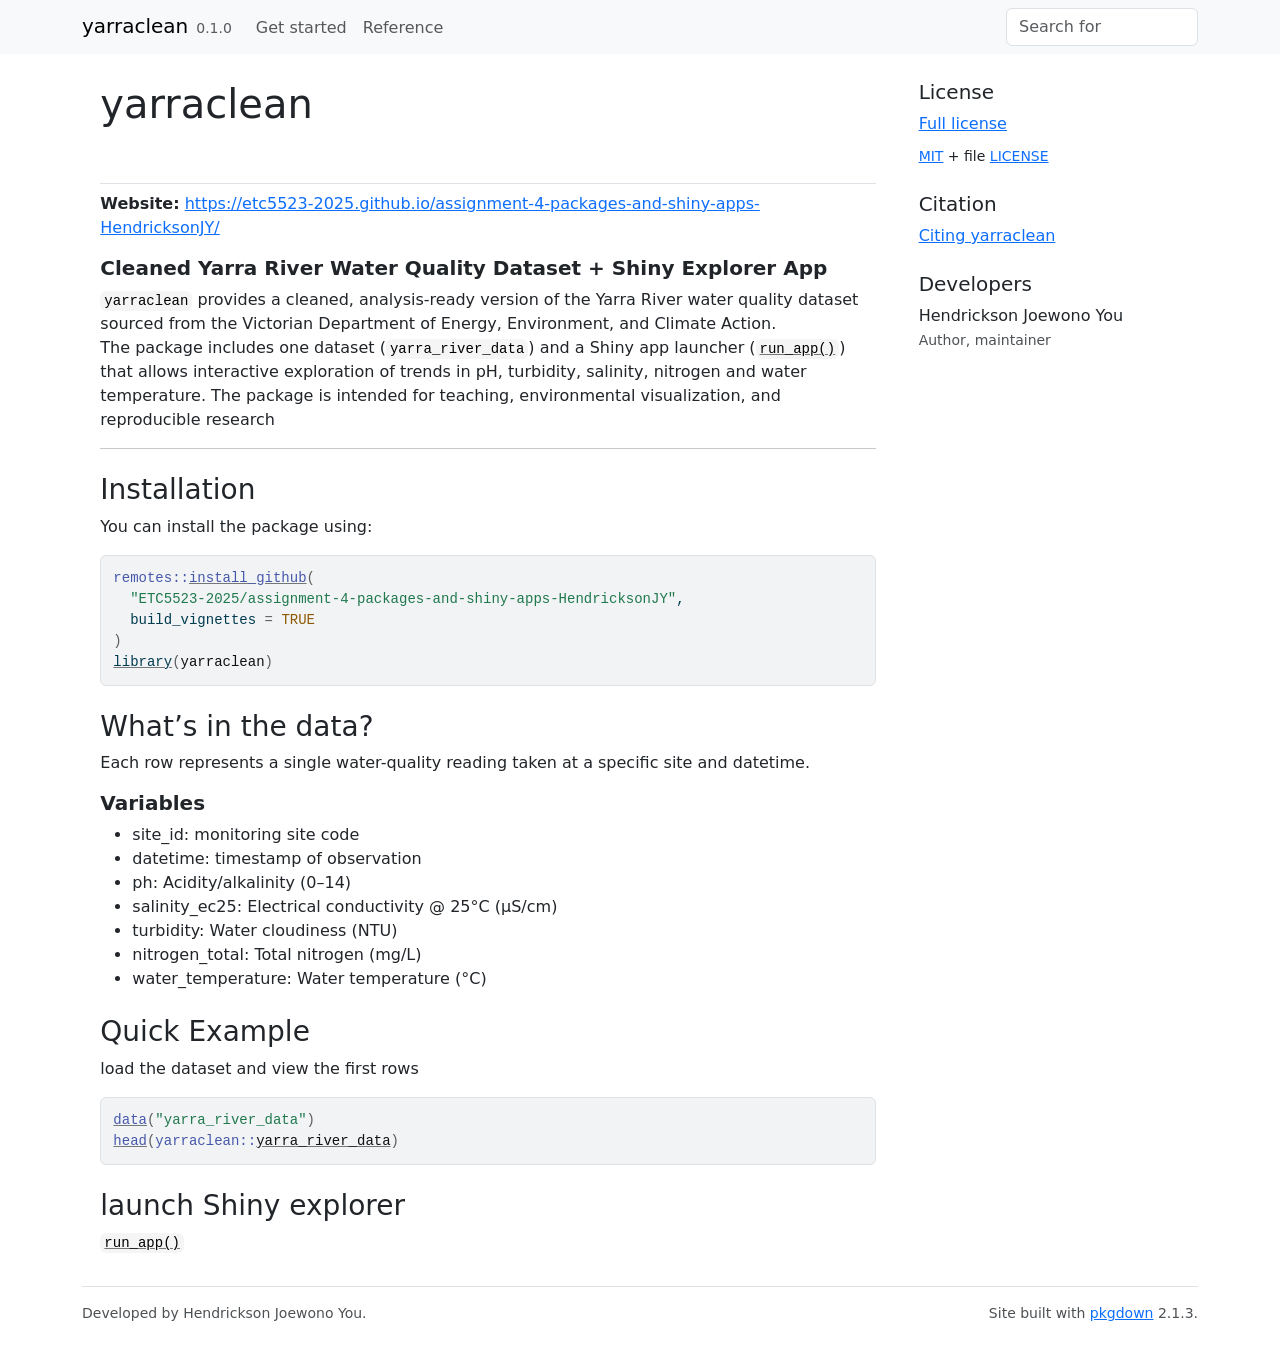
<file: docs/index.html>
<!DOCTYPE html>
<!-- Generated by pkgdown: do not edit by hand --><html lang="en">
<head>
<meta http-equiv="Content-Type" content="text/html; charset=UTF-8">
<meta charset="utf-8">
<meta http-equiv="X-UA-Compatible" content="IE=edge">
<meta name="viewport" content="width=device-width, initial-scale=1, shrink-to-fit=no">
<title>Cleaning and Visualization Tools for Yarra River data • yarraclean</title>
<script src="deps/jquery-3.6.0/jquery-3.6.0.min.js"></script><meta name="viewport" content="width=device-width, initial-scale=1, shrink-to-fit=no">
<link href="deps/bootstrap-5.3.1/bootstrap.min.css" rel="stylesheet">
<script src="deps/bootstrap-5.3.1/bootstrap.bundle.min.js"></script><link href="deps/font-awesome-6.5.2/css/all.min.css" rel="stylesheet">
<link href="deps/font-awesome-6.5.2/css/v4-shims.min.css" rel="stylesheet">
<script src="deps/headroom-0.11.0/headroom.min.js"></script><script src="deps/headroom-0.11.0/jQuery.headroom.min.js"></script><script src="deps/bootstrap-toc-1.0.1/bootstrap-toc.min.js"></script><script src="deps/clipboard.js-2.0.11/clipboard.min.js"></script><script src="deps/search-1.0.0/autocomplete.jquery.min.js"></script><script src="deps/search-1.0.0/fuse.min.js"></script><script src="deps/search-1.0.0/mark.min.js"></script><!-- pkgdown --><script src="pkgdown.js"></script><meta property="og:title" content="Cleaning and Visualization Tools for Yarra River data">
<meta name="description" content="Provides a cleaned and analysis-ready version of the Yarra River water quality dataset, prepared from the original monitoring data published by the Victorian Department of Energy, Environment, and Climate Action. The package contains the processed dataset and a Shiny app launcher function (`run_app()`) for interactive exploration of trends in pH, turbidity, salinity, nitrogen and water temperature. The pyurpose of this package is to supply a curated environmental dataset for teaching, visualisation and reproducible research.">
<meta property="og:description" content="Provides a cleaned and analysis-ready version of the Yarra River water quality dataset, prepared from the original monitoring data published by the Victorian Department of Energy, Environment, and Climate Action. The package contains the processed dataset and a Shiny app launcher function (`run_app()`) for interactive exploration of trends in pH, turbidity, salinity, nitrogen and water temperature. The pyurpose of this package is to supply a curated environmental dataset for teaching, visualisation and reproducible research.">
</head>
<body>
    <a href="#main" class="visually-hidden-focusable">Skip to contents</a>


    <nav class="navbar navbar-expand-lg fixed-top bg-light" data-bs-theme="light" aria-label="Site navigation"><div class="container">

    <a class="navbar-brand me-2" href="index.html">yarraclean</a>

    <small class="nav-text text-muted me-auto" data-bs-toggle="tooltip" data-bs-placement="bottom" title="">0.1.0</small>


    <button class="navbar-toggler" type="button" data-bs-toggle="collapse" data-bs-target="#navbar" aria-controls="navbar" aria-expanded="false" aria-label="Toggle navigation">
      <span class="navbar-toggler-icon"></span>
    </button>

    <div id="navbar" class="collapse navbar-collapse ms-3">
      <ul class="navbar-nav me-auto">
<li class="nav-item"><a class="nav-link" href="articles/yarraclean.html">Get started</a></li>
<li class="nav-item"><a class="nav-link" href="reference/index.html">Reference</a></li>
      </ul>
<ul class="navbar-nav">
<li class="nav-item"><form class="form-inline" role="search">
 <input class="form-control" type="search" name="search-input" id="search-input" autocomplete="off" aria-label="Search site" placeholder="Search for" data-search-index="search.json">
</form></li>
      </ul>
</div>


  </div>
</nav><div class="container template-home">
<div class="row">
  <main id="main" class="col-md-9"><div class="section level1">
<div class="page-header"><h1 id="yarraclean">yarraclean<a class="anchor" aria-label="anchor" href="#yarraclean"></a>
</h1></div>
<p><strong>Website:</strong> <a href="https://etc5523-2025.github.io/assignment-4-packages-and-shiny-apps-HendricksonJY/" class="external-link uri">https://etc5523-2025.github.io/assignment-4-packages-and-shiny-apps-HendricksonJY/</a></p>
<div class="section level3">
<h3 id="cleaned-yarra-river-water-quality-dataset--shiny-explorer-app">Cleaned Yarra River Water Quality Dataset + Shiny Explorer App<a class="anchor" aria-label="anchor" href="#cleaned-yarra-river-water-quality-dataset--shiny-explorer-app"></a>
</h3>
<p><code>yarraclean</code> provides a cleaned, analysis-ready version of the Yarra River water quality dataset sourced from the Victorian Department of Energy, Environment, and Climate Action.<br>
The package includes one dataset (<code>yarra_river_data</code>) and a Shiny app launcher (<code><a href="reference/run_app.html">run_app()</a></code>) that allows interactive exploration of trends in pH, turbidity, salinity, nitrogen and water temperature. The package is intended for teaching, environmental visualization, and reproducible research</p>
<hr>
</div>
<div class="section level2">
<h2 id="installation">Installation<a class="anchor" aria-label="anchor" href="#installation"></a>
</h2>
<p>You can install the package using:</p>
<div class="sourceCode" id="cb1"><pre class="downlit sourceCode r">
<code class="sourceCode R"><span><span class="fu">remotes</span><span class="fu">::</span><span class="fu"><a href="https://remotes.r-lib.org/reference/install_github.html" class="external-link">install_github</a></span><span class="op">(</span></span>
<span>  <span class="st">"ETC5523-2025/assignment-4-packages-and-shiny-apps-HendricksonJY"</span>,</span>
<span>  build_vignettes <span class="op">=</span> <span class="cn">TRUE</span></span>
<span><span class="op">)</span></span>
<span><span class="kw"><a href="https://rdrr.io/r/base/library.html" class="external-link">library</a></span><span class="op">(</span><span class="va">yarraclean</span><span class="op">)</span></span></code></pre></div>
</div>
<div class="section level2">
<h2 id="whats-in-the-data">What’s in the data?<a class="anchor" aria-label="anchor" href="#whats-in-the-data"></a>
</h2>
<p>Each row represents a single water-quality reading taken at a specific site and datetime.</p>
<div class="section level3">
<h3 id="variables">Variables<a class="anchor" aria-label="anchor" href="#variables"></a>
</h3>
<ul>
<li>site_id: monitoring site code</li>
<li>datetime: timestamp of observation</li>
<li>ph: Acidity/alkalinity (0–14)</li>
<li>salinity_ec25: Electrical conductivity @ 25°C (µS/cm)</li>
<li>turbidity: Water cloudiness (NTU)</li>
<li>nitrogen_total: Total nitrogen (mg/L)</li>
<li>water_temperature: Water temperature (°C)</li>
</ul>
</div>
</div>
<div class="section level2">
<h2 id="quick-example">Quick Example<a class="anchor" aria-label="anchor" href="#quick-example"></a>
</h2>
<p>load the dataset and view the first rows</p>
<div class="sourceCode" id="cb2"><pre class="downlit sourceCode r">
<code class="sourceCode R"><span><span class="fu"><a href="https://rdrr.io/r/utils/data.html" class="external-link">data</a></span><span class="op">(</span><span class="st">"yarra_river_data"</span><span class="op">)</span></span>
<span><span class="fu"><a href="https://rdrr.io/r/utils/head.html" class="external-link">head</a></span><span class="op">(</span><span class="fu">yarraclean</span><span class="fu">::</span><span class="va"><a href="reference/yarra_river_data.html">yarra_river_data</a></span><span class="op">)</span></span></code></pre></div>
</div>
<div class="section level2">
<h2 id="launch-shiny-explorer">launch Shiny explorer<a class="anchor" aria-label="anchor" href="#launch-shiny-explorer"></a>
</h2>
<p><code><a href="reference/run_app.html">run_app()</a></code></p>
</div>
</div>
  </main><aside class="col-md-3"><div class="license">
<h2 data-toc-skip>License</h2>
<ul class="list-unstyled">
<li><a href="LICENSE.html">Full license</a></li>
<li><small><a href="https://opensource.org/licenses/mit-license.php" class="external-link">MIT</a> + file <a href="LICENSE-text.html">LICENSE</a></small></li>
</ul>
</div>


<div class="citation">
<h2 data-toc-skip>Citation</h2>
<ul class="list-unstyled">
<li><a href="authors.html#citation">Citing yarraclean</a></li>
</ul>
</div>

<div class="developers">
<h2 data-toc-skip>Developers</h2>
<ul class="list-unstyled">
<li>Hendrickson Joewono You <br><small class="roles"> Author, maintainer </small>   </li>
</ul>
</div>



  </aside>
</div>


    <footer><div class="pkgdown-footer-left">
  <p>Developed by Hendrickson Joewono You.</p>
</div>

<div class="pkgdown-footer-right">
  <p>Site built with <a href="https://pkgdown.r-lib.org/" class="external-link">pkgdown</a> 2.1.3.</p>
</div>

    </footer>
</div>





  </body>
</html>
</file>
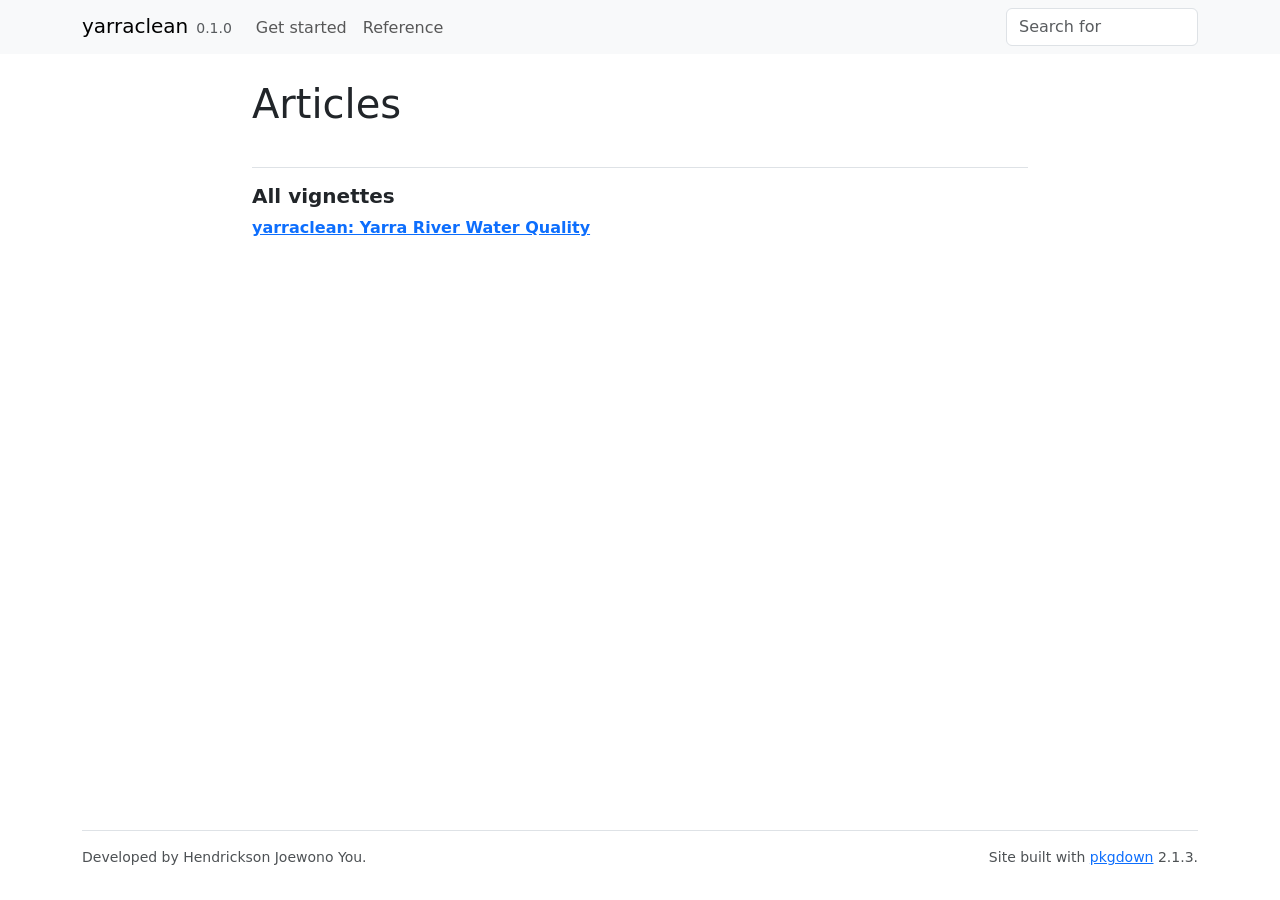
<file: docs/articles/index.html>
<!DOCTYPE html>
<!-- Generated by pkgdown: do not edit by hand --><html lang="en"><head><meta http-equiv="Content-Type" content="text/html; charset=UTF-8"><meta charset="utf-8"><meta http-equiv="X-UA-Compatible" content="IE=edge"><meta name="viewport" content="width=device-width, initial-scale=1, shrink-to-fit=no"><title>Articles • yarraclean</title><script src="../deps/jquery-3.6.0/jquery-3.6.0.min.js"></script><meta name="viewport" content="width=device-width, initial-scale=1, shrink-to-fit=no"><link href="../deps/bootstrap-5.3.1/bootstrap.min.css" rel="stylesheet"><script src="../deps/bootstrap-5.3.1/bootstrap.bundle.min.js"></script><link href="../deps/font-awesome-6.5.2/css/all.min.css" rel="stylesheet"><link href="../deps/font-awesome-6.5.2/css/v4-shims.min.css" rel="stylesheet"><script src="../deps/headroom-0.11.0/headroom.min.js"></script><script src="../deps/headroom-0.11.0/jQuery.headroom.min.js"></script><script src="../deps/bootstrap-toc-1.0.1/bootstrap-toc.min.js"></script><script src="../deps/clipboard.js-2.0.11/clipboard.min.js"></script><script src="../deps/search-1.0.0/autocomplete.jquery.min.js"></script><script src="../deps/search-1.0.0/fuse.min.js"></script><script src="../deps/search-1.0.0/mark.min.js"></script><!-- pkgdown --><script src="../pkgdown.js"></script><meta property="og:title" content="Articles"></head><body>
    <a href="#main" class="visually-hidden-focusable">Skip to contents</a>


    <nav class="navbar navbar-expand-lg fixed-top bg-light" data-bs-theme="light" aria-label="Site navigation"><div class="container">

    <a class="navbar-brand me-2" href="../index.html">yarraclean</a>

    <small class="nav-text text-muted me-auto" data-bs-toggle="tooltip" data-bs-placement="bottom" title="">0.1.0</small>


    <button class="navbar-toggler" type="button" data-bs-toggle="collapse" data-bs-target="#navbar" aria-controls="navbar" aria-expanded="false" aria-label="Toggle navigation">
      <span class="navbar-toggler-icon"></span>
    </button>

    <div id="navbar" class="collapse navbar-collapse ms-3">
      <ul class="navbar-nav me-auto"><li class="nav-item"><a class="nav-link" href="../articles/yarraclean.html">Get started</a></li>
<li class="nav-item"><a class="nav-link" href="../reference/index.html">Reference</a></li>
      </ul><ul class="navbar-nav"><li class="nav-item"><form class="form-inline" role="search">
 <input class="form-control" type="search" name="search-input" id="search-input" autocomplete="off" aria-label="Search site" placeholder="Search for" data-search-index="../search.json"></form></li>
      </ul></div>


  </div>
</nav><div class="container template-article-index">
<div class="row">
  <main id="main" class="col-md-9"><div class="page-header">

      <h1>Articles</h1>
    </div>

    <div class="section ">
      <h3>All vignettes</h3>
      <div class="section-desc"></div>

      <dl><dt><a href="yarraclean.html">yarraclean: Yarra River Water Quality</a></dt>
        <dd>
      </dd></dl></div>
  </main></div>


    <footer><div class="pkgdown-footer-left">
  <p>Developed by Hendrickson Joewono You.</p>
</div>

<div class="pkgdown-footer-right">
  <p>Site built with <a href="https://pkgdown.r-lib.org/" class="external-link">pkgdown</a> 2.1.3.</p>
</div>

    </footer></div>





  </body></html>
</file>
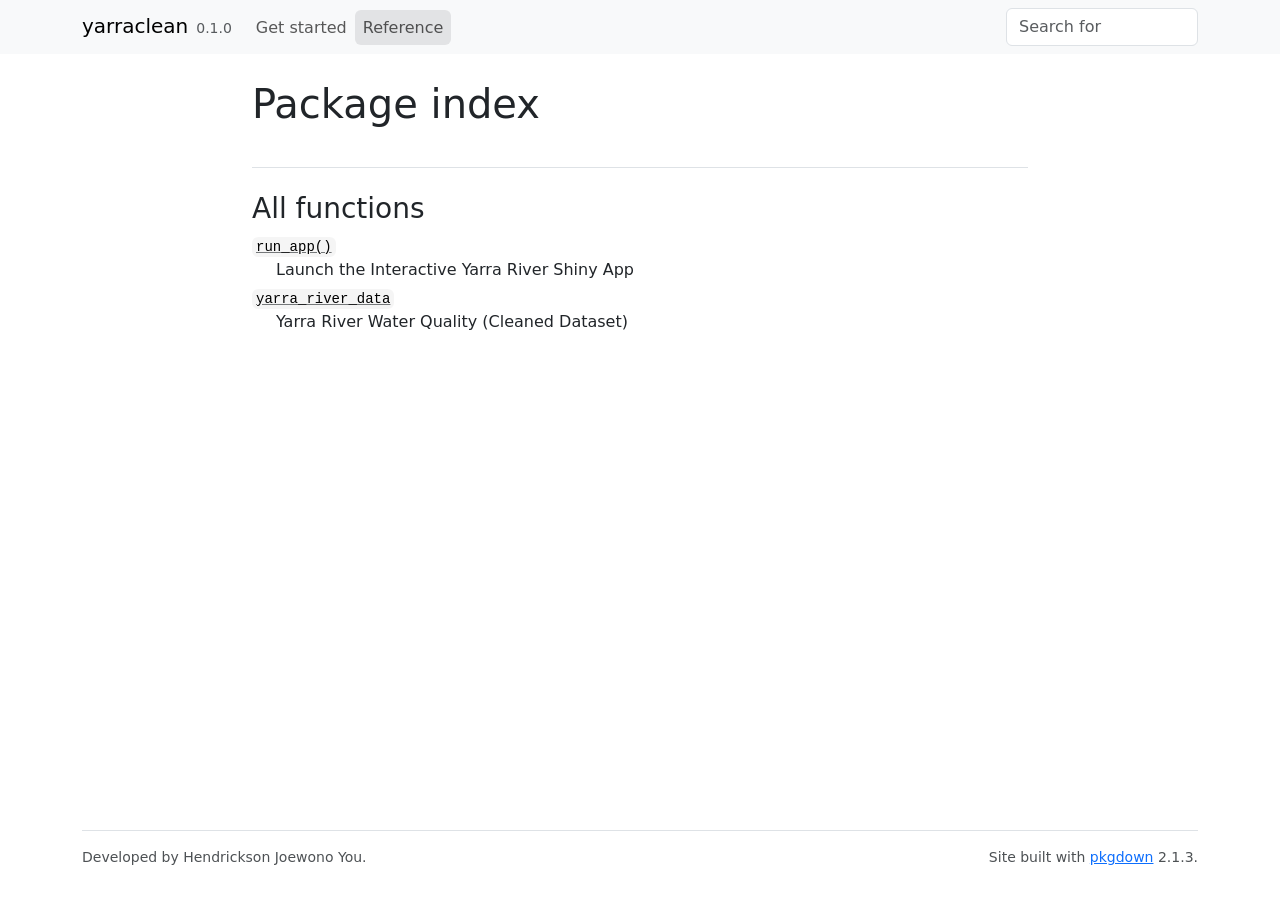
<file: docs/reference/index.html>
<!DOCTYPE html>
<!-- Generated by pkgdown: do not edit by hand --><html lang="en"><head><meta http-equiv="Content-Type" content="text/html; charset=UTF-8"><meta charset="utf-8"><meta http-equiv="X-UA-Compatible" content="IE=edge"><meta name="viewport" content="width=device-width, initial-scale=1, shrink-to-fit=no"><title>Package index • yarraclean</title><script src="../deps/jquery-3.6.0/jquery-3.6.0.min.js"></script><meta name="viewport" content="width=device-width, initial-scale=1, shrink-to-fit=no"><link href="../deps/bootstrap-5.3.1/bootstrap.min.css" rel="stylesheet"><script src="../deps/bootstrap-5.3.1/bootstrap.bundle.min.js"></script><link href="../deps/font-awesome-6.5.2/css/all.min.css" rel="stylesheet"><link href="../deps/font-awesome-6.5.2/css/v4-shims.min.css" rel="stylesheet"><script src="../deps/headroom-0.11.0/headroom.min.js"></script><script src="../deps/headroom-0.11.0/jQuery.headroom.min.js"></script><script src="../deps/bootstrap-toc-1.0.1/bootstrap-toc.min.js"></script><script src="../deps/clipboard.js-2.0.11/clipboard.min.js"></script><script src="../deps/search-1.0.0/autocomplete.jquery.min.js"></script><script src="../deps/search-1.0.0/fuse.min.js"></script><script src="../deps/search-1.0.0/mark.min.js"></script><!-- pkgdown --><script src="../pkgdown.js"></script><meta property="og:title" content="Package index"></head><body>
    <a href="#main" class="visually-hidden-focusable">Skip to contents</a>


    <nav class="navbar navbar-expand-lg fixed-top bg-light" data-bs-theme="light" aria-label="Site navigation"><div class="container">

    <a class="navbar-brand me-2" href="../index.html">yarraclean</a>

    <small class="nav-text text-muted me-auto" data-bs-toggle="tooltip" data-bs-placement="bottom" title="">0.1.0</small>


    <button class="navbar-toggler" type="button" data-bs-toggle="collapse" data-bs-target="#navbar" aria-controls="navbar" aria-expanded="false" aria-label="Toggle navigation">
      <span class="navbar-toggler-icon"></span>
    </button>

    <div id="navbar" class="collapse navbar-collapse ms-3">
      <ul class="navbar-nav me-auto"><li class="nav-item"><a class="nav-link" href="../articles/yarraclean.html">Get started</a></li>
<li class="active nav-item"><a class="nav-link" href="../reference/index.html">Reference</a></li>
      </ul><ul class="navbar-nav"><li class="nav-item"><form class="form-inline" role="search">
 <input class="form-control" type="search" name="search-input" id="search-input" autocomplete="off" aria-label="Search site" placeholder="Search for" data-search-index="../search.json"></form></li>
      </ul></div>


  </div>
</nav><div class="container template-reference-index">
<div class="row">
  <main id="main" class="col-md-9"><div class="page-header">

      <h1>Package index</h1>
    </div>

    <div class="section level2">
      <h2 id="all-functions">All functions<a class="anchor" aria-label="anchor" href="#all-functions"></a></h2>




    </div><div class="section level2">




      <dl><dt>

          <code><a href="run_app.html">run_app()</a></code>

        </dt>
        <dd>Launch the Interactive Yarra River Shiny App</dd>
      </dl><dl><dt>

          <code><a href="yarra_river_data.html">yarra_river_data</a></code>

        </dt>
        <dd>Yarra River Water Quality (Cleaned Dataset)</dd>
      </dl></div>
  </main></div>


    <footer><div class="pkgdown-footer-left">
  <p>Developed by Hendrickson Joewono You.</p>
</div>

<div class="pkgdown-footer-right">
  <p>Site built with <a href="https://pkgdown.r-lib.org/" class="external-link">pkgdown</a> 2.1.3.</p>
</div>

    </footer></div>





  </body></html>
</file>
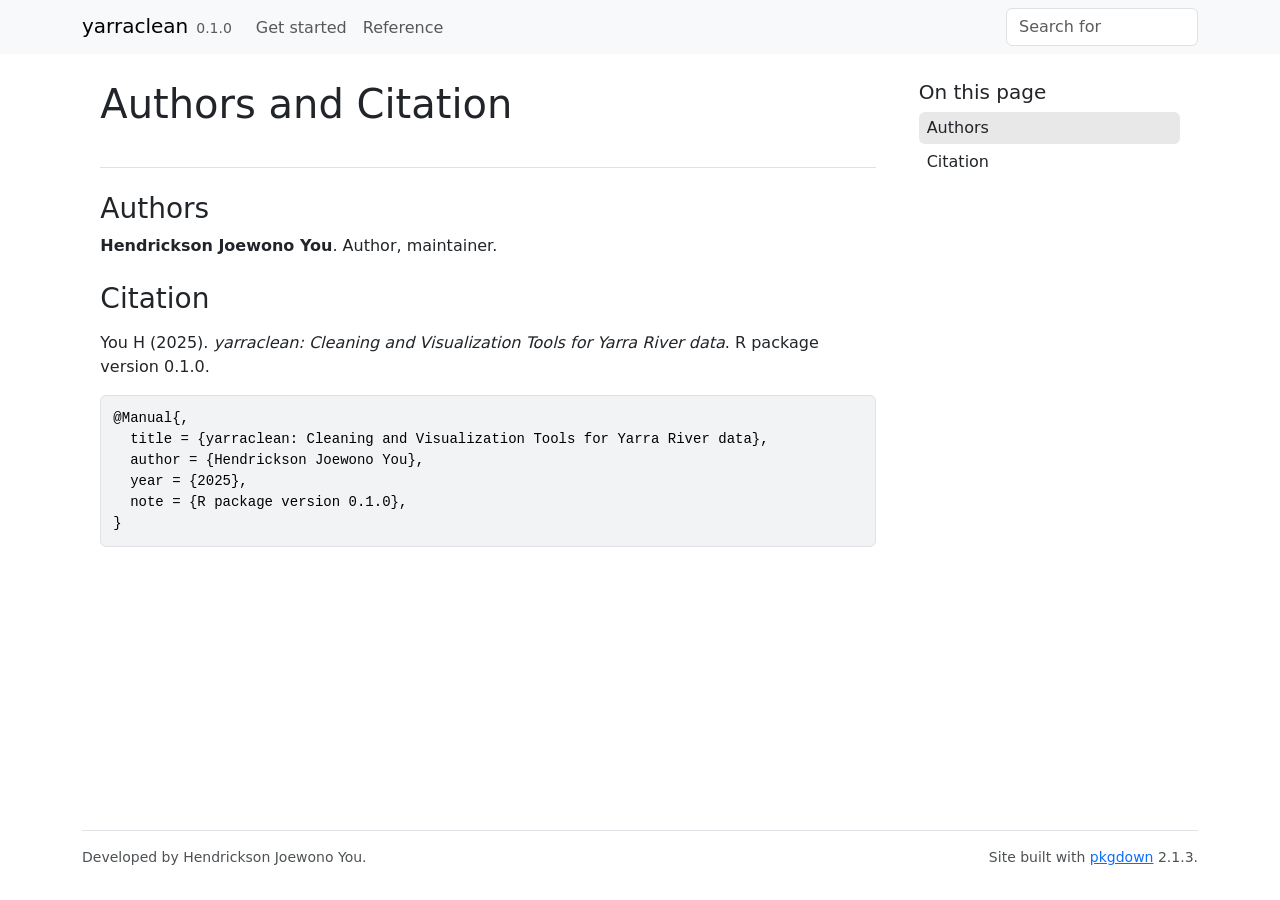
<file: docs/authors.html>
<!DOCTYPE html>
<!-- Generated by pkgdown: do not edit by hand --><html lang="en"><head><meta http-equiv="Content-Type" content="text/html; charset=UTF-8"><meta charset="utf-8"><meta http-equiv="X-UA-Compatible" content="IE=edge"><meta name="viewport" content="width=device-width, initial-scale=1, shrink-to-fit=no"><title>Authors and Citation • yarraclean</title><script src="deps/jquery-3.6.0/jquery-3.6.0.min.js"></script><meta name="viewport" content="width=device-width, initial-scale=1, shrink-to-fit=no"><link href="deps/bootstrap-5.3.1/bootstrap.min.css" rel="stylesheet"><script src="deps/bootstrap-5.3.1/bootstrap.bundle.min.js"></script><link href="deps/font-awesome-6.5.2/css/all.min.css" rel="stylesheet"><link href="deps/font-awesome-6.5.2/css/v4-shims.min.css" rel="stylesheet"><script src="deps/headroom-0.11.0/headroom.min.js"></script><script src="deps/headroom-0.11.0/jQuery.headroom.min.js"></script><script src="deps/bootstrap-toc-1.0.1/bootstrap-toc.min.js"></script><script src="deps/clipboard.js-2.0.11/clipboard.min.js"></script><script src="deps/search-1.0.0/autocomplete.jquery.min.js"></script><script src="deps/search-1.0.0/fuse.min.js"></script><script src="deps/search-1.0.0/mark.min.js"></script><!-- pkgdown --><script src="pkgdown.js"></script><meta property="og:title" content="Authors and Citation"></head><body>
    <a href="#main" class="visually-hidden-focusable">Skip to contents</a>


    <nav class="navbar navbar-expand-lg fixed-top bg-light" data-bs-theme="light" aria-label="Site navigation"><div class="container">

    <a class="navbar-brand me-2" href="index.html">yarraclean</a>

    <small class="nav-text text-muted me-auto" data-bs-toggle="tooltip" data-bs-placement="bottom" title="">0.1.0</small>


    <button class="navbar-toggler" type="button" data-bs-toggle="collapse" data-bs-target="#navbar" aria-controls="navbar" aria-expanded="false" aria-label="Toggle navigation">
      <span class="navbar-toggler-icon"></span>
    </button>

    <div id="navbar" class="collapse navbar-collapse ms-3">
      <ul class="navbar-nav me-auto"><li class="nav-item"><a class="nav-link" href="articles/yarraclean.html">Get started</a></li>
<li class="nav-item"><a class="nav-link" href="reference/index.html">Reference</a></li>
      </ul><ul class="navbar-nav"><li class="nav-item"><form class="form-inline" role="search">
 <input class="form-control" type="search" name="search-input" id="search-input" autocomplete="off" aria-label="Search site" placeholder="Search for" data-search-index="search.json"></form></li>
      </ul></div>


  </div>
</nav><div class="container template-citation-authors">
<div class="row">
  <main id="main" class="col-md-9"><div class="page-header">

      <h1>Authors and Citation</h1>
    </div>

    <div class="section level2">
      <h2>Authors</h2>

      <ul class="list-unstyled"><li>
          <p><strong>Hendrickson Joewono You</strong>. Author, maintainer.
          </p>
        </li>
      </ul></div>

    <div class="section level2">
      <h2 id="citation">Citation</h2>
      <p></p>

      <p>You H (2025).
<em>yarraclean: Cleaning and Visualization Tools for Yarra River data</em>.
R package version 0.1.0.
</p>
      <pre>@Manual{,
  title = {yarraclean: Cleaning and Visualization Tools for Yarra River data},
  author = {Hendrickson Joewono You},
  year = {2025},
  note = {R package version 0.1.0},
}</pre>
    </div>

  </main><aside class="col-md-3"><nav id="toc" aria-label="Table of contents"><h2>On this page</h2>
    </nav></aside></div>


    <footer><div class="pkgdown-footer-left">
  <p>Developed by Hendrickson Joewono You.</p>
</div>

<div class="pkgdown-footer-right">
  <p>Site built with <a href="https://pkgdown.r-lib.org/" class="external-link">pkgdown</a> 2.1.3.</p>
</div>

    </footer></div>





  </body></html>
</file>
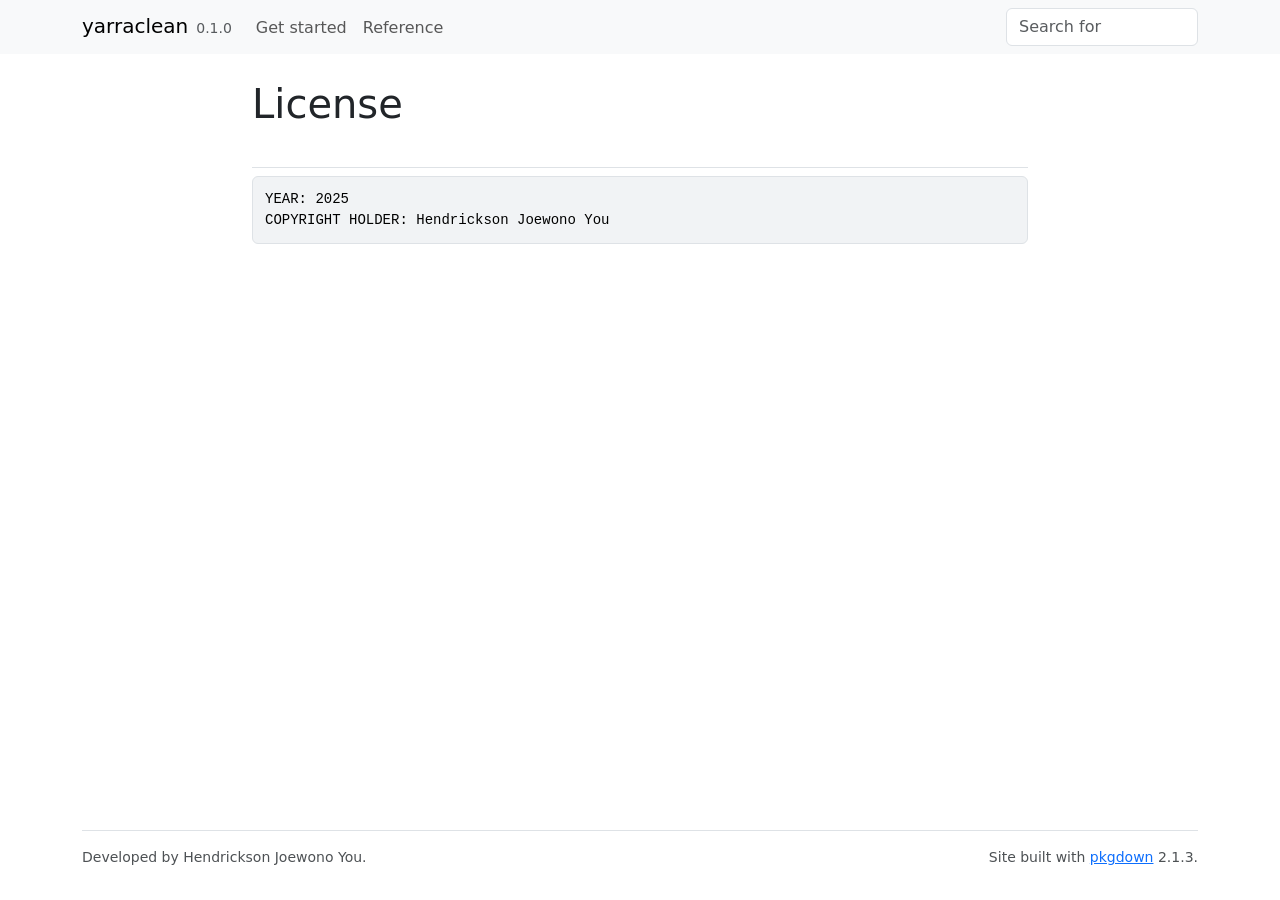
<file: docs/LICENSE-text.html>
<!DOCTYPE html>
<!-- Generated by pkgdown: do not edit by hand --><html lang="en"><head><meta http-equiv="Content-Type" content="text/html; charset=UTF-8"><meta charset="utf-8"><meta http-equiv="X-UA-Compatible" content="IE=edge"><meta name="viewport" content="width=device-width, initial-scale=1, shrink-to-fit=no"><title>License • yarraclean</title><script src="deps/jquery-3.6.0/jquery-3.6.0.min.js"></script><meta name="viewport" content="width=device-width, initial-scale=1, shrink-to-fit=no"><link href="deps/bootstrap-5.3.1/bootstrap.min.css" rel="stylesheet"><script src="deps/bootstrap-5.3.1/bootstrap.bundle.min.js"></script><link href="deps/font-awesome-6.5.2/css/all.min.css" rel="stylesheet"><link href="deps/font-awesome-6.5.2/css/v4-shims.min.css" rel="stylesheet"><script src="deps/headroom-0.11.0/headroom.min.js"></script><script src="deps/headroom-0.11.0/jQuery.headroom.min.js"></script><script src="deps/bootstrap-toc-1.0.1/bootstrap-toc.min.js"></script><script src="deps/clipboard.js-2.0.11/clipboard.min.js"></script><script src="deps/search-1.0.0/autocomplete.jquery.min.js"></script><script src="deps/search-1.0.0/fuse.min.js"></script><script src="deps/search-1.0.0/mark.min.js"></script><!-- pkgdown --><script src="pkgdown.js"></script><meta property="og:title" content="License"></head><body>
    <a href="#main" class="visually-hidden-focusable">Skip to contents</a>


    <nav class="navbar navbar-expand-lg fixed-top bg-light" data-bs-theme="light" aria-label="Site navigation"><div class="container">

    <a class="navbar-brand me-2" href="index.html">yarraclean</a>

    <small class="nav-text text-muted me-auto" data-bs-toggle="tooltip" data-bs-placement="bottom" title="">0.1.0</small>


    <button class="navbar-toggler" type="button" data-bs-toggle="collapse" data-bs-target="#navbar" aria-controls="navbar" aria-expanded="false" aria-label="Toggle navigation">
      <span class="navbar-toggler-icon"></span>
    </button>

    <div id="navbar" class="collapse navbar-collapse ms-3">
      <ul class="navbar-nav me-auto"><li class="nav-item"><a class="nav-link" href="articles/yarraclean.html">Get started</a></li>
<li class="nav-item"><a class="nav-link" href="reference/index.html">Reference</a></li>
      </ul><ul class="navbar-nav"><li class="nav-item"><form class="form-inline" role="search">
 <input class="form-control" type="search" name="search-input" id="search-input" autocomplete="off" aria-label="Search site" placeholder="Search for" data-search-index="search.json"></form></li>
      </ul></div>


  </div>
</nav><div class="container template-title-body">
<div class="row">
  <main id="main" class="col-md-9"><div class="page-header">

      <h1>License</h1>

    </div>

<pre>YEAR: 2025
COPYRIGHT HOLDER: Hendrickson Joewono You
</pre>

  </main></div>


    <footer><div class="pkgdown-footer-left">
  <p>Developed by Hendrickson Joewono You.</p>
</div>

<div class="pkgdown-footer-right">
  <p>Site built with <a href="https://pkgdown.r-lib.org/" class="external-link">pkgdown</a> 2.1.3.</p>
</div>

    </footer></div>





  </body></html>
</file>
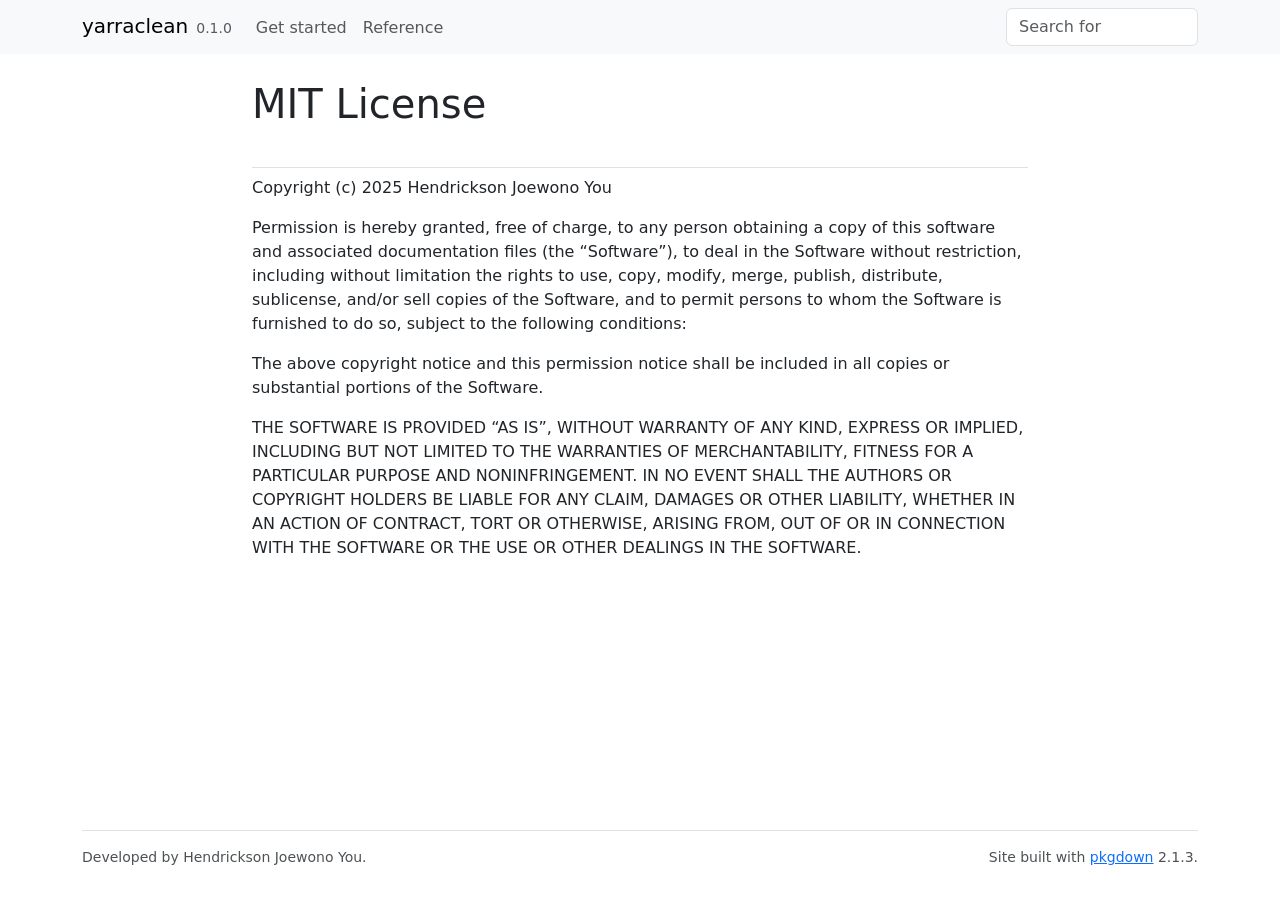
<file: docs/LICENSE.html>
<!DOCTYPE html>
<!-- Generated by pkgdown: do not edit by hand --><html lang="en"><head><meta http-equiv="Content-Type" content="text/html; charset=UTF-8"><meta charset="utf-8"><meta http-equiv="X-UA-Compatible" content="IE=edge"><meta name="viewport" content="width=device-width, initial-scale=1, shrink-to-fit=no"><title>MIT License • yarraclean</title><script src="deps/jquery-3.6.0/jquery-3.6.0.min.js"></script><meta name="viewport" content="width=device-width, initial-scale=1, shrink-to-fit=no"><link href="deps/bootstrap-5.3.1/bootstrap.min.css" rel="stylesheet"><script src="deps/bootstrap-5.3.1/bootstrap.bundle.min.js"></script><link href="deps/font-awesome-6.5.2/css/all.min.css" rel="stylesheet"><link href="deps/font-awesome-6.5.2/css/v4-shims.min.css" rel="stylesheet"><script src="deps/headroom-0.11.0/headroom.min.js"></script><script src="deps/headroom-0.11.0/jQuery.headroom.min.js"></script><script src="deps/bootstrap-toc-1.0.1/bootstrap-toc.min.js"></script><script src="deps/clipboard.js-2.0.11/clipboard.min.js"></script><script src="deps/search-1.0.0/autocomplete.jquery.min.js"></script><script src="deps/search-1.0.0/fuse.min.js"></script><script src="deps/search-1.0.0/mark.min.js"></script><!-- pkgdown --><script src="pkgdown.js"></script><meta property="og:title" content="MIT License"></head><body>
    <a href="#main" class="visually-hidden-focusable">Skip to contents</a>


    <nav class="navbar navbar-expand-lg fixed-top bg-light" data-bs-theme="light" aria-label="Site navigation"><div class="container">

    <a class="navbar-brand me-2" href="index.html">yarraclean</a>

    <small class="nav-text text-muted me-auto" data-bs-toggle="tooltip" data-bs-placement="bottom" title="">0.1.0</small>


    <button class="navbar-toggler" type="button" data-bs-toggle="collapse" data-bs-target="#navbar" aria-controls="navbar" aria-expanded="false" aria-label="Toggle navigation">
      <span class="navbar-toggler-icon"></span>
    </button>

    <div id="navbar" class="collapse navbar-collapse ms-3">
      <ul class="navbar-nav me-auto"><li class="nav-item"><a class="nav-link" href="articles/yarraclean.html">Get started</a></li>
<li class="nav-item"><a class="nav-link" href="reference/index.html">Reference</a></li>
      </ul><ul class="navbar-nav"><li class="nav-item"><form class="form-inline" role="search">
 <input class="form-control" type="search" name="search-input" id="search-input" autocomplete="off" aria-label="Search site" placeholder="Search for" data-search-index="search.json"></form></li>
      </ul></div>


  </div>
</nav><div class="container template-title-body">
<div class="row">
  <main id="main" class="col-md-9"><div class="page-header">

      <h1>MIT License</h1>

    </div>

<div id="mit-license" class="section level1">

<p>Copyright (c) 2025 Hendrickson Joewono You</p>
<p>Permission is hereby granted, free of charge, to any person obtaining a copy of this software and associated documentation files (the “Software”), to deal in the Software without restriction, including without limitation the rights to use, copy, modify, merge, publish, distribute, sublicense, and/or sell copies of the Software, and to permit persons to whom the Software is furnished to do so, subject to the following conditions:</p>
<p>The above copyright notice and this permission notice shall be included in all copies or substantial portions of the Software.</p>
<p>THE SOFTWARE IS PROVIDED “AS IS”, WITHOUT WARRANTY OF ANY KIND, EXPRESS OR IMPLIED, INCLUDING BUT NOT LIMITED TO THE WARRANTIES OF MERCHANTABILITY, FITNESS FOR A PARTICULAR PURPOSE AND NONINFRINGEMENT. IN NO EVENT SHALL THE AUTHORS OR COPYRIGHT HOLDERS BE LIABLE FOR ANY CLAIM, DAMAGES OR OTHER LIABILITY, WHETHER IN AN ACTION OF CONTRACT, TORT OR OTHERWISE, ARISING FROM, OUT OF OR IN CONNECTION WITH THE SOFTWARE OR THE USE OR OTHER DEALINGS IN THE SOFTWARE.</p>
</div>

  </main></div>


    <footer><div class="pkgdown-footer-left">
  <p>Developed by Hendrickson Joewono You.</p>
</div>

<div class="pkgdown-footer-right">
  <p>Site built with <a href="https://pkgdown.r-lib.org/" class="external-link">pkgdown</a> 2.1.3.</p>
</div>

    </footer></div>





  </body></html>
</file>
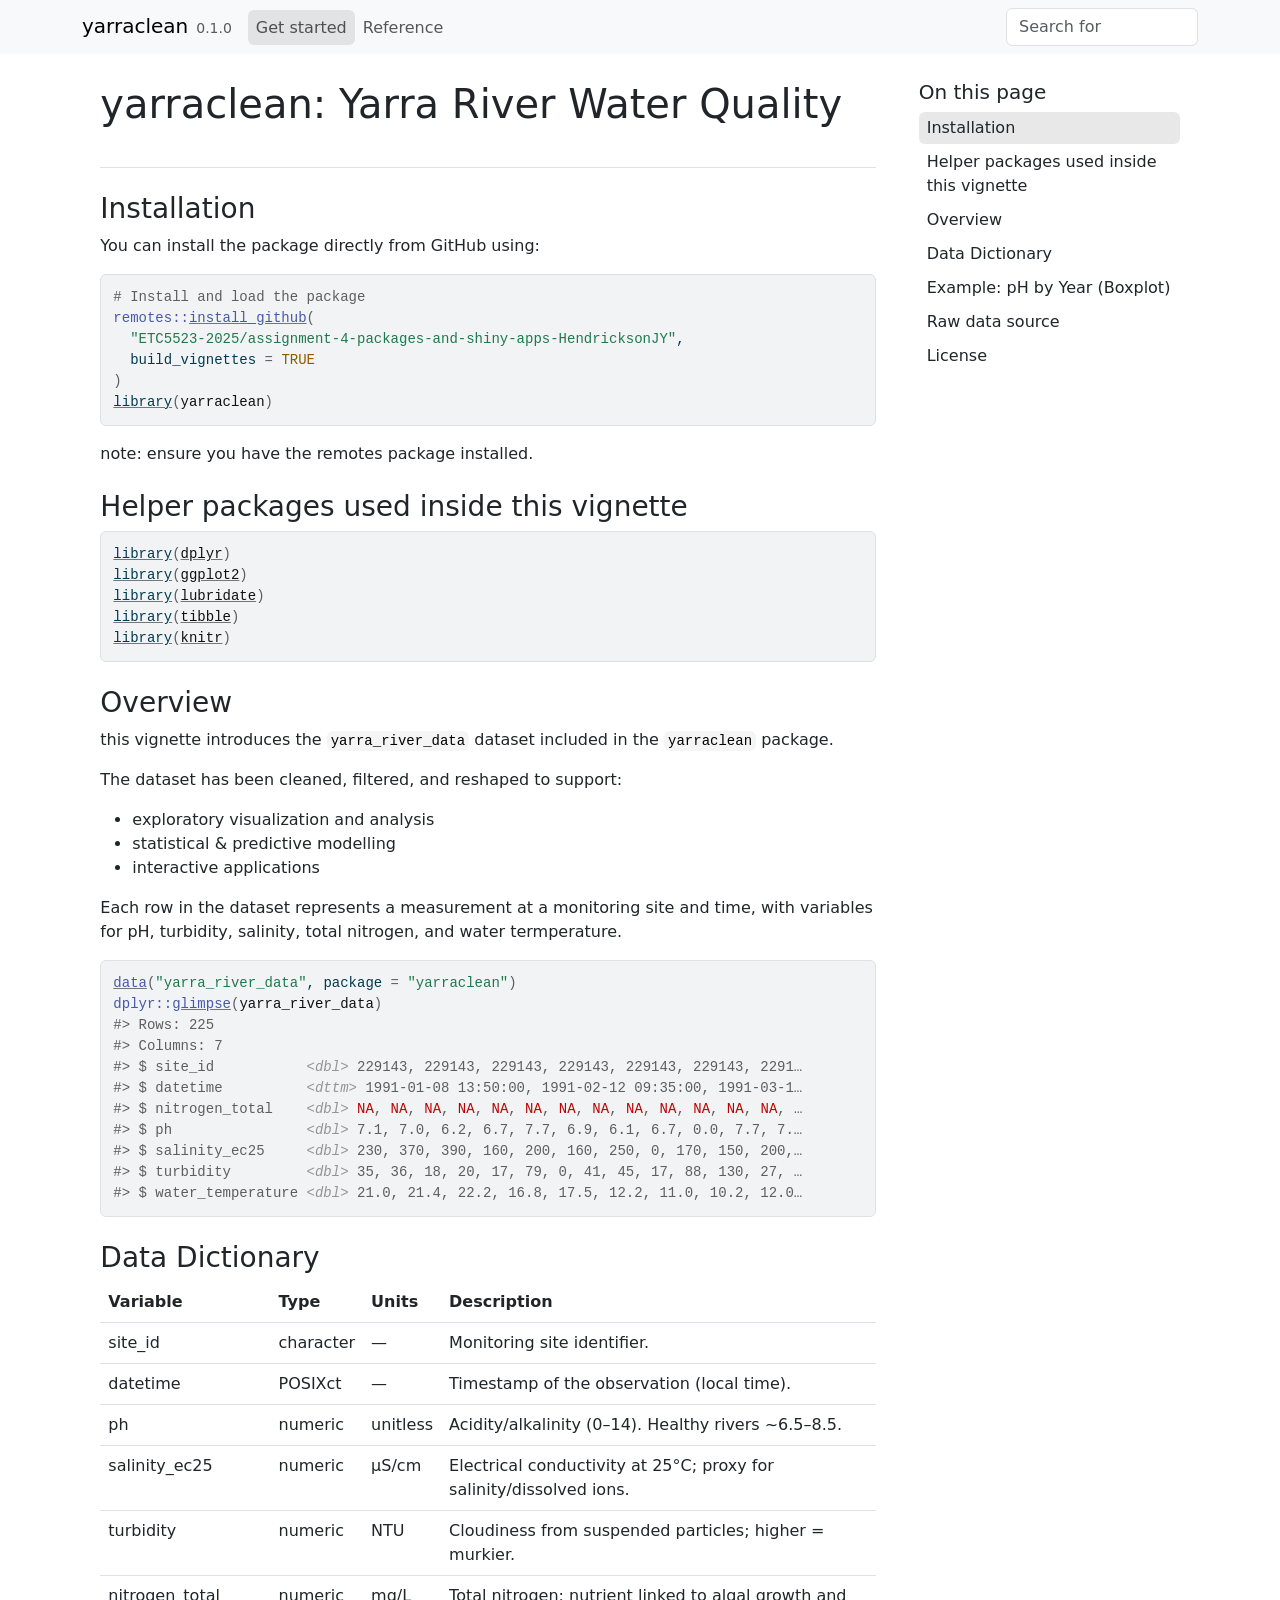
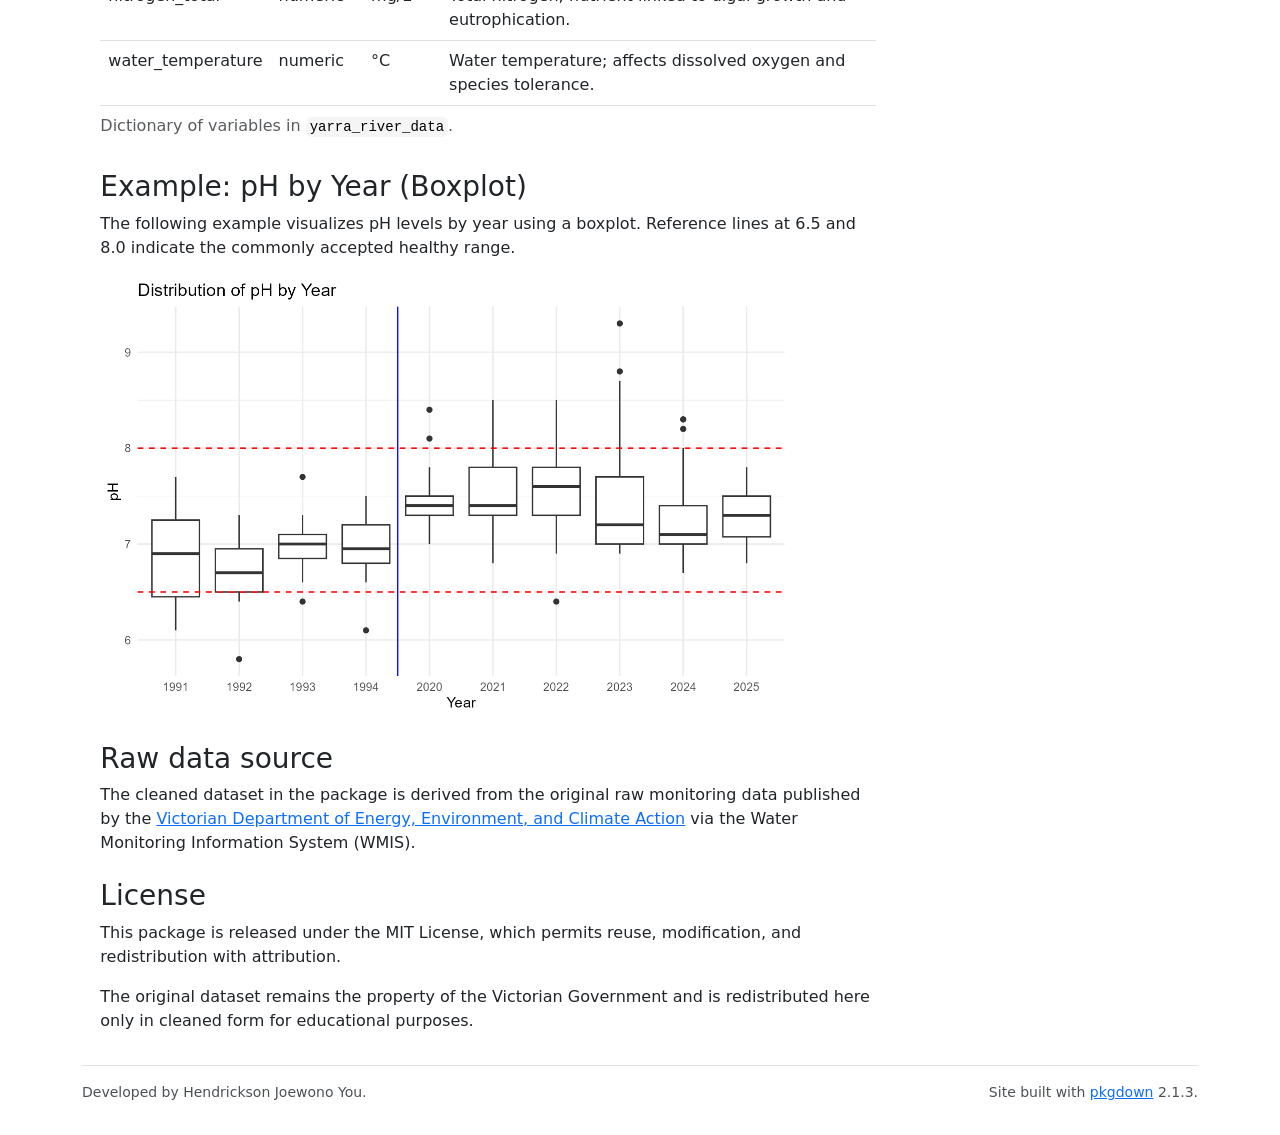
<file: docs/articles/yarraclean.html>
<!DOCTYPE html>
<!-- Generated by pkgdown: do not edit by hand --><html lang="en">
<head>
<meta http-equiv="Content-Type" content="text/html; charset=UTF-8">
<meta charset="utf-8">
<meta http-equiv="X-UA-Compatible" content="IE=edge">
<meta name="viewport" content="width=device-width, initial-scale=1, shrink-to-fit=no">
<title>yarraclean: Yarra River Water Quality • yarraclean</title>
<script src="../deps/jquery-3.6.0/jquery-3.6.0.min.js"></script><meta name="viewport" content="width=device-width, initial-scale=1, shrink-to-fit=no">
<link href="../deps/bootstrap-5.3.1/bootstrap.min.css" rel="stylesheet">
<script src="../deps/bootstrap-5.3.1/bootstrap.bundle.min.js"></script><link href="../deps/font-awesome-6.5.2/css/all.min.css" rel="stylesheet">
<link href="../deps/font-awesome-6.5.2/css/v4-shims.min.css" rel="stylesheet">
<script src="../deps/headroom-0.11.0/headroom.min.js"></script><script src="../deps/headroom-0.11.0/jQuery.headroom.min.js"></script><script src="../deps/bootstrap-toc-1.0.1/bootstrap-toc.min.js"></script><script src="../deps/clipboard.js-2.0.11/clipboard.min.js"></script><script src="../deps/search-1.0.0/autocomplete.jquery.min.js"></script><script src="../deps/search-1.0.0/fuse.min.js"></script><script src="../deps/search-1.0.0/mark.min.js"></script><!-- pkgdown --><script src="../pkgdown.js"></script><meta property="og:title" content="yarraclean: Yarra River Water Quality">
</head>
<body>
    <a href="#main" class="visually-hidden-focusable">Skip to contents</a>


    <nav class="navbar navbar-expand-lg fixed-top bg-light" data-bs-theme="light" aria-label="Site navigation"><div class="container">

    <a class="navbar-brand me-2" href="../index.html">yarraclean</a>

    <small class="nav-text text-muted me-auto" data-bs-toggle="tooltip" data-bs-placement="bottom" title="">0.1.0</small>


    <button class="navbar-toggler" type="button" data-bs-toggle="collapse" data-bs-target="#navbar" aria-controls="navbar" aria-expanded="false" aria-label="Toggle navigation">
      <span class="navbar-toggler-icon"></span>
    </button>

    <div id="navbar" class="collapse navbar-collapse ms-3">
      <ul class="navbar-nav me-auto">
<li class="active nav-item"><a class="nav-link" href="../articles/yarraclean.html">Get started</a></li>
<li class="nav-item"><a class="nav-link" href="../reference/index.html">Reference</a></li>
      </ul>
<ul class="navbar-nav">
<li class="nav-item"><form class="form-inline" role="search">
 <input class="form-control" type="search" name="search-input" id="search-input" autocomplete="off" aria-label="Search site" placeholder="Search for" data-search-index="../search.json">
</form></li>
      </ul>
</div>


  </div>
</nav><div class="container template-article">




<div class="row">
  <main id="main" class="col-md-9"><div class="page-header">

      <h1>yarraclean: Yarra River Water Quality</h1>
            
      

      <div class="d-none name"><code>yarraclean.Rmd</code></div>
    </div>

    
    
<div class="section level2">
<h2 id="installation">Installation<a class="anchor" aria-label="anchor" href="#installation"></a>
</h2>
<p>You can install the package directly from GitHub using:</p>
<div class="sourceCode" id="cb1"><pre class="downlit sourceCode r">
<code class="sourceCode R"><span><span class="co"># Install and load the package</span></span>
<span><span class="fu">remotes</span><span class="fu">::</span><span class="fu"><a href="https://remotes.r-lib.org/reference/install_github.html" class="external-link">install_github</a></span><span class="op">(</span></span>
<span>  <span class="st">"ETC5523-2025/assignment-4-packages-and-shiny-apps-HendricksonJY"</span>,</span>
<span>  build_vignettes <span class="op">=</span> <span class="cn">TRUE</span></span>
<span><span class="op">)</span></span>
<span><span class="kw"><a href="https://rdrr.io/r/base/library.html" class="external-link">library</a></span><span class="op">(</span><span class="va">yarraclean</span><span class="op">)</span></span></code></pre></div>
<p>note: ensure you have the remotes package installed.</p>
</div>
<div class="section level2">
<h2 id="helper-packages-used-inside-this-vignette">Helper packages used inside this vignette<a class="anchor" aria-label="anchor" href="#helper-packages-used-inside-this-vignette"></a>
</h2>
<div class="sourceCode" id="cb2"><pre class="downlit sourceCode r">
<code class="sourceCode R"><span><span class="kw"><a href="https://rdrr.io/r/base/library.html" class="external-link">library</a></span><span class="op">(</span><span class="va"><a href="https://dplyr.tidyverse.org" class="external-link">dplyr</a></span><span class="op">)</span></span>
<span><span class="kw"><a href="https://rdrr.io/r/base/library.html" class="external-link">library</a></span><span class="op">(</span><span class="va"><a href="https://ggplot2.tidyverse.org" class="external-link">ggplot2</a></span><span class="op">)</span></span>
<span><span class="kw"><a href="https://rdrr.io/r/base/library.html" class="external-link">library</a></span><span class="op">(</span><span class="va"><a href="https://lubridate.tidyverse.org" class="external-link">lubridate</a></span><span class="op">)</span></span>
<span><span class="kw"><a href="https://rdrr.io/r/base/library.html" class="external-link">library</a></span><span class="op">(</span><span class="va"><a href="https://tibble.tidyverse.org/" class="external-link">tibble</a></span><span class="op">)</span></span>
<span><span class="kw"><a href="https://rdrr.io/r/base/library.html" class="external-link">library</a></span><span class="op">(</span><span class="va"><a href="https://yihui.org/knitr/" class="external-link">knitr</a></span><span class="op">)</span></span></code></pre></div>
</div>
<div class="section level2">
<h2 id="overview">Overview<a class="anchor" aria-label="anchor" href="#overview"></a>
</h2>
<p>this vignette introduces the <code>yarra_river_data</code> dataset
included in the <code>yarraclean</code> package.</p>
<p>The dataset has been cleaned, filtered, and reshaped to support:</p>
<ul>
<li>exploratory visualization and analysis</li>
<li>statistical &amp; predictive modelling</li>
<li>interactive applications</li>
</ul>
<p>Each row in the dataset represents a measurement at a monitoring site
and time, with variables for pH, turbidity, salinity, total nitrogen,
and water termperature.</p>
<div class="sourceCode" id="cb3"><pre class="downlit sourceCode r">
<code class="sourceCode R"><span><span class="fu"><a href="https://rdrr.io/r/utils/data.html" class="external-link">data</a></span><span class="op">(</span><span class="st">"yarra_river_data"</span>, package <span class="op">=</span> <span class="st">"yarraclean"</span><span class="op">)</span></span>
<span><span class="fu">dplyr</span><span class="fu">::</span><span class="fu"><a href="https://pillar.r-lib.org/reference/glimpse.html" class="external-link">glimpse</a></span><span class="op">(</span><span class="va">yarra_river_data</span><span class="op">)</span></span>
<span><span class="co">#&gt; Rows: 225</span></span>
<span><span class="co">#&gt; Columns: 7</span></span>
<span><span class="co">#&gt; $ site_id           <span style="color: #949494; font-style: italic;">&lt;dbl&gt;</span> 229143, 229143, 229143, 229143, 229143, 229143, 2291…</span></span>
<span><span class="co">#&gt; $ datetime          <span style="color: #949494; font-style: italic;">&lt;dttm&gt;</span> 1991-01-08 13:50:00, 1991-02-12 09:35:00, 1991-03-1…</span></span>
<span><span class="co">#&gt; $ nitrogen_total    <span style="color: #949494; font-style: italic;">&lt;dbl&gt;</span> <span style="color: #BB0000;">NA</span>, <span style="color: #BB0000;">NA</span>, <span style="color: #BB0000;">NA</span>, <span style="color: #BB0000;">NA</span>, <span style="color: #BB0000;">NA</span>, <span style="color: #BB0000;">NA</span>, <span style="color: #BB0000;">NA</span>, <span style="color: #BB0000;">NA</span>, <span style="color: #BB0000;">NA</span>, <span style="color: #BB0000;">NA</span>, <span style="color: #BB0000;">NA</span>, <span style="color: #BB0000;">NA</span>, <span style="color: #BB0000;">NA</span>, …</span></span>
<span><span class="co">#&gt; $ ph                <span style="color: #949494; font-style: italic;">&lt;dbl&gt;</span> 7.1, 7.0, 6.2, 6.7, 7.7, 6.9, 6.1, 6.7, 0.0, 7.7, 7.…</span></span>
<span><span class="co">#&gt; $ salinity_ec25     <span style="color: #949494; font-style: italic;">&lt;dbl&gt;</span> 230, 370, 390, 160, 200, 160, 250, 0, 170, 150, 200,…</span></span>
<span><span class="co">#&gt; $ turbidity         <span style="color: #949494; font-style: italic;">&lt;dbl&gt;</span> 35, 36, 18, 20, 17, 79, 0, 41, 45, 17, 88, 130, 27, …</span></span>
<span><span class="co">#&gt; $ water_temperature <span style="color: #949494; font-style: italic;">&lt;dbl&gt;</span> 21.0, 21.4, 22.2, 16.8, 17.5, 12.2, 11.0, 10.2, 12.0…</span></span></code></pre></div>
</div>
<div class="section level2">
<h2 id="data-dictionary">Data Dictionary<a class="anchor" aria-label="anchor" href="#data-dictionary"></a>
</h2>
<table class="table">
<caption>Dictionary of variables in
<code>yarra_river_data</code>.</caption>
<colgroup>
<col width="17%">
<col width="9%">
<col width="8%">
<col width="64%">
</colgroup>
<thead><tr class="header">
<th align="left">Variable</th>
<th align="left">Type</th>
<th align="left">Units</th>
<th align="left">Description</th>
</tr></thead>
<tbody>
<tr class="odd">
<td align="left">site_id</td>
<td align="left">character</td>
<td align="left">—</td>
<td align="left">Monitoring site identifier.</td>
</tr>
<tr class="even">
<td align="left">datetime</td>
<td align="left">POSIXct</td>
<td align="left">—</td>
<td align="left">Timestamp of the observation (local time).</td>
</tr>
<tr class="odd">
<td align="left">ph</td>
<td align="left">numeric</td>
<td align="left">unitless</td>
<td align="left">Acidity/alkalinity (0–14). Healthy rivers
~6.5–8.5.</td>
</tr>
<tr class="even">
<td align="left">salinity_ec25</td>
<td align="left">numeric</td>
<td align="left">µS/cm</td>
<td align="left">Electrical conductivity at 25°C; proxy for
salinity/dissolved ions.</td>
</tr>
<tr class="odd">
<td align="left">turbidity</td>
<td align="left">numeric</td>
<td align="left">NTU</td>
<td align="left">Cloudiness from suspended particles; higher =
murkier.</td>
</tr>
<tr class="even">
<td align="left">nitrogen_total</td>
<td align="left">numeric</td>
<td align="left">mg/L</td>
<td align="left">Total nitrogen; nutrient linked to algal growth and
eutrophication.</td>
</tr>
<tr class="odd">
<td align="left">water_temperature</td>
<td align="left">numeric</td>
<td align="left">°C</td>
<td align="left">Water temperature; affects dissolved oxygen and species
tolerance.</td>
</tr>
</tbody>
</table>
</div>
<div class="section level2">
<h2 id="example-ph-by-year-boxplot">Example: pH by Year (Boxplot)<a class="anchor" aria-label="anchor" href="#example-ph-by-year-boxplot"></a>
</h2>
<p>The following example visualizes pH levels by year using a boxplot.
Reference lines at 6.5 and 8.0 indicate the commonly accepted healthy
range.</p>
<p><img src="yarraclean_files/figure-html/unnamed-chunk-6-1.png" width="691.2"></p>
</div>
<div class="section level2">
<h2 id="raw-data-source">Raw data source<a class="anchor" aria-label="anchor" href="#raw-data-source"></a>
</h2>
<p>The cleaned dataset in the package is derived from the original raw
monitoring data published by the <a href="https://data.water.vic.gov.au/WMIS/" class="external-link">Victorian Department of
Energy, Environment, and Climate Action</a> via the Water Monitoring
Information System (WMIS).</p>
</div>
<div class="section level2">
<h2 id="license">License<a class="anchor" aria-label="anchor" href="#license"></a>
</h2>
<p>This package is released under the MIT License, which permits reuse,
modification, and redistribution with attribution.</p>
<p>The original dataset remains the property of the Victorian Government
and is redistributed here only in cleaned form for educational
purposes.</p>
</div>
  </main><aside class="col-md-3"><nav id="toc" aria-label="Table of contents"><h2>On this page</h2>
    </nav></aside>
</div>



    <footer><div class="pkgdown-footer-left">
  <p>Developed by Hendrickson Joewono You.</p>
</div>

<div class="pkgdown-footer-right">
  <p>Site built with <a href="https://pkgdown.r-lib.org/" class="external-link">pkgdown</a> 2.1.3.</p>
</div>

    </footer>
</div>





  </body>
</html>
</file>
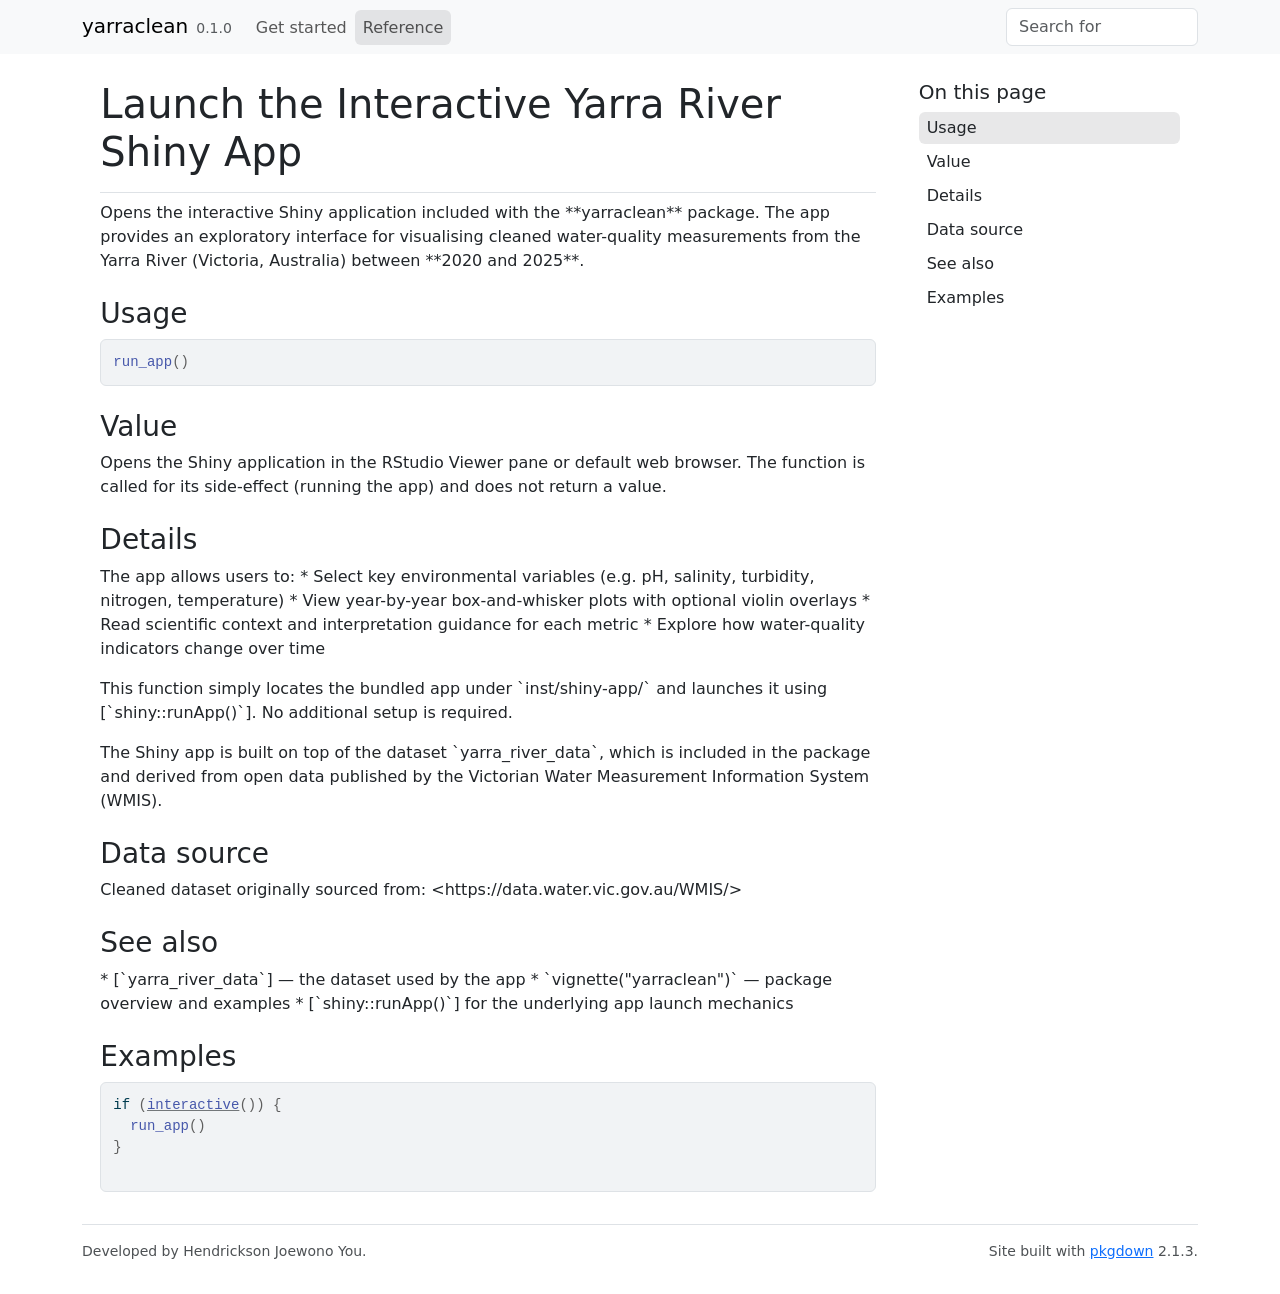
<file: docs/reference/run_app.html>
<!DOCTYPE html>
<!-- Generated by pkgdown: do not edit by hand --><html lang="en"><head><meta http-equiv="Content-Type" content="text/html; charset=UTF-8"><meta charset="utf-8"><meta http-equiv="X-UA-Compatible" content="IE=edge"><meta name="viewport" content="width=device-width, initial-scale=1, shrink-to-fit=no"><title>Launch the Interactive Yarra River Shiny App — run_app • yarraclean</title><script src="../deps/jquery-3.6.0/jquery-3.6.0.min.js"></script><meta name="viewport" content="width=device-width, initial-scale=1, shrink-to-fit=no"><link href="../deps/bootstrap-5.3.1/bootstrap.min.css" rel="stylesheet"><script src="../deps/bootstrap-5.3.1/bootstrap.bundle.min.js"></script><link href="../deps/font-awesome-6.5.2/css/all.min.css" rel="stylesheet"><link href="../deps/font-awesome-6.5.2/css/v4-shims.min.css" rel="stylesheet"><script src="../deps/headroom-0.11.0/headroom.min.js"></script><script src="../deps/headroom-0.11.0/jQuery.headroom.min.js"></script><script src="../deps/bootstrap-toc-1.0.1/bootstrap-toc.min.js"></script><script src="../deps/clipboard.js-2.0.11/clipboard.min.js"></script><script src="../deps/search-1.0.0/autocomplete.jquery.min.js"></script><script src="../deps/search-1.0.0/fuse.min.js"></script><script src="../deps/search-1.0.0/mark.min.js"></script><!-- pkgdown --><script src="../pkgdown.js"></script><meta property="og:title" content="Launch the Interactive Yarra River Shiny App — run_app"><meta name="description" content="Opens the interactive Shiny application included with the **yarraclean**
package. The app provides an exploratory interface for visualising
cleaned water-quality measurements from the Yarra River (Victoria, Australia)
between **2020 and 2025**."><meta property="og:description" content="Opens the interactive Shiny application included with the **yarraclean**
package. The app provides an exploratory interface for visualising
cleaned water-quality measurements from the Yarra River (Victoria, Australia)
between **2020 and 2025**."></head><body>
    <a href="#main" class="visually-hidden-focusable">Skip to contents</a>


    <nav class="navbar navbar-expand-lg fixed-top bg-light" data-bs-theme="light" aria-label="Site navigation"><div class="container">

    <a class="navbar-brand me-2" href="../index.html">yarraclean</a>

    <small class="nav-text text-muted me-auto" data-bs-toggle="tooltip" data-bs-placement="bottom" title="">0.1.0</small>


    <button class="navbar-toggler" type="button" data-bs-toggle="collapse" data-bs-target="#navbar" aria-controls="navbar" aria-expanded="false" aria-label="Toggle navigation">
      <span class="navbar-toggler-icon"></span>
    </button>

    <div id="navbar" class="collapse navbar-collapse ms-3">
      <ul class="navbar-nav me-auto"><li class="nav-item"><a class="nav-link" href="../articles/yarraclean.html">Get started</a></li>
<li class="active nav-item"><a class="nav-link" href="../reference/index.html">Reference</a></li>
      </ul><ul class="navbar-nav"><li class="nav-item"><form class="form-inline" role="search">
 <input class="form-control" type="search" name="search-input" id="search-input" autocomplete="off" aria-label="Search site" placeholder="Search for" data-search-index="../search.json"></form></li>
      </ul></div>


  </div>
</nav><div class="container template-reference-topic">
<div class="row">
  <main id="main" class="col-md-9"><div class="page-header">

      <h1>Launch the Interactive Yarra River Shiny App</h1>

      <div class="d-none name"><code>run_app.Rd</code></div>
    </div>

    <div class="ref-description section level2">
    <p>Opens the interactive Shiny application included with the **yarraclean**
package. The app provides an exploratory interface for visualising
cleaned water-quality measurements from the Yarra River (Victoria, Australia)
between **2020 and 2025**.</p>
    </div>

    <div class="section level2">
    <h2 id="ref-usage">Usage<a class="anchor" aria-label="anchor" href="#ref-usage"></a></h2>
    <div class="sourceCode"><pre class="sourceCode r"><code><span><span class="fu">run_app</span><span class="op">(</span><span class="op">)</span></span></code></pre></div>
    </div>

    <div class="section level2">
    <h2 id="value">Value<a class="anchor" aria-label="anchor" href="#value"></a></h2>
    <p>Opens the Shiny application in the RStudio Viewer pane or default web browser.
The function is called for its side-effect (running the app) and does not
return a value.</p>
    </div>
    <div class="section level2">
    <h2 id="details">Details<a class="anchor" aria-label="anchor" href="#details"></a></h2>
    <p>The app allows users to:
* Select key environmental variables (e.g. pH, salinity, turbidity, nitrogen, temperature)
* View year-by-year box-and-whisker plots with optional violin overlays
* Read scientific context and interpretation guidance for each metric
* Explore how water-quality indicators change over time</p>
<p>This function simply locates the bundled app under `inst/shiny-app/`
and launches it using [`shiny::runApp()`]. No additional setup is required.</p>

<p>The Shiny app is built on top of the dataset `yarra_river_data`,
which is included in the package and derived from open data published by
the Victorian Water Measurement Information System (WMIS).</p>
    </div>
    <div class="section level2">
    <h2 id="data-source">Data source<a class="anchor" aria-label="anchor" href="#data-source"></a></h2>


<p>Cleaned dataset originally sourced from:
&lt;https://data.water.vic.gov.au/WMIS/&gt;</p>
    </div>
    <div class="section level2">
    <h2 id="see-also">See also<a class="anchor" aria-label="anchor" href="#see-also"></a></h2>
    <div class="dont-index"><p>* [`yarra_river_data`] — the dataset used by the app
* `vignette("yarraclean")` — package overview and examples
* [`shiny::runApp()`] for the underlying app launch mechanics</p></div>
    </div>

    <div class="section level2">
    <h2 id="ref-examples">Examples<a class="anchor" aria-label="anchor" href="#ref-examples"></a></h2>
    <div class="sourceCode"><pre class="sourceCode r"><code><span class="r-in"><span><span class="kw">if</span> <span class="op">(</span><span class="fu"><a href="https://rdrr.io/r/base/interactive.html" class="external-link">interactive</a></span><span class="op">(</span><span class="op">)</span><span class="op">)</span> <span class="op">{</span></span></span>
<span class="r-in"><span>  <span class="fu">run_app</span><span class="op">(</span><span class="op">)</span></span></span>
<span class="r-in"><span><span class="op">}</span></span></span>
<span class="r-in"><span></span></span>
</code></pre></div>
    </div>
  </main><aside class="col-md-3"><nav id="toc" aria-label="Table of contents"><h2>On this page</h2>
    </nav></aside></div>


    <footer><div class="pkgdown-footer-left">
  <p>Developed by Hendrickson Joewono You.</p>
</div>

<div class="pkgdown-footer-right">
  <p>Site built with <a href="https://pkgdown.r-lib.org/" class="external-link">pkgdown</a> 2.1.3.</p>
</div>

    </footer></div>





  </body></html>
</file>
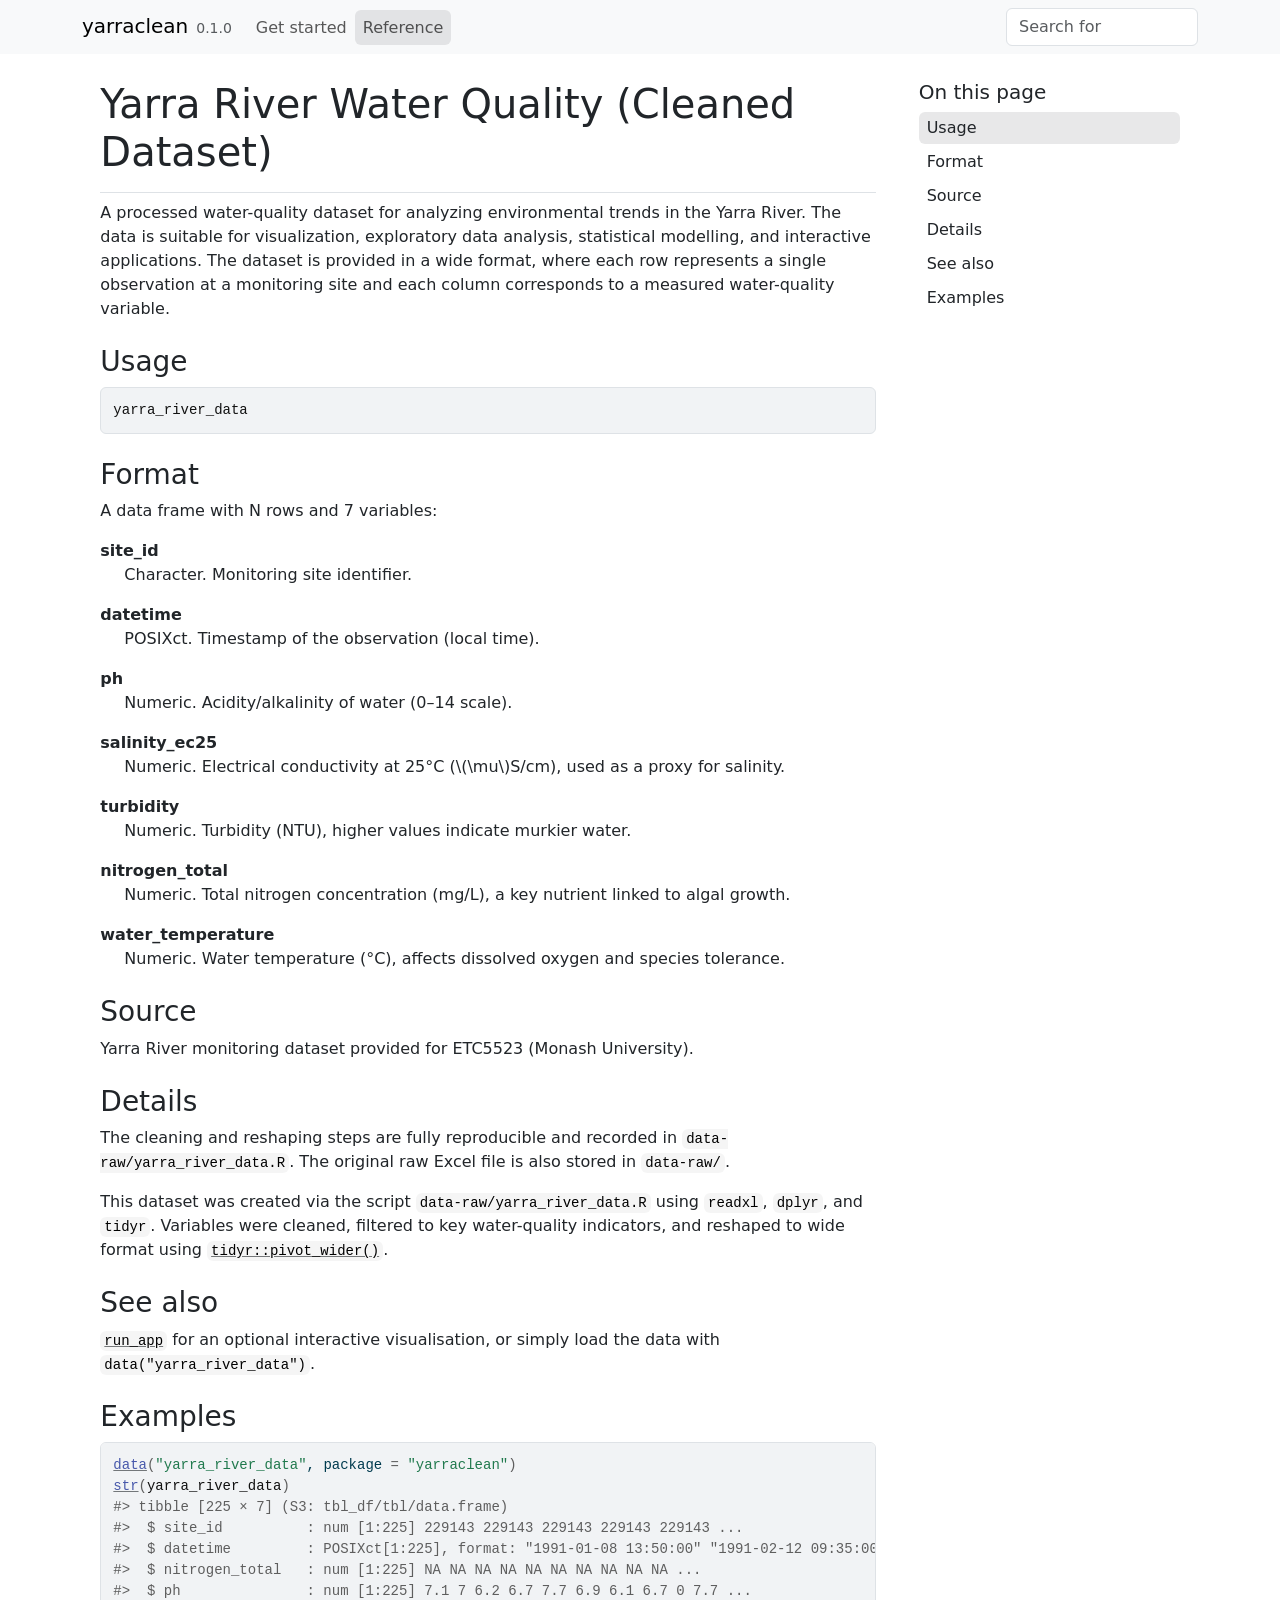
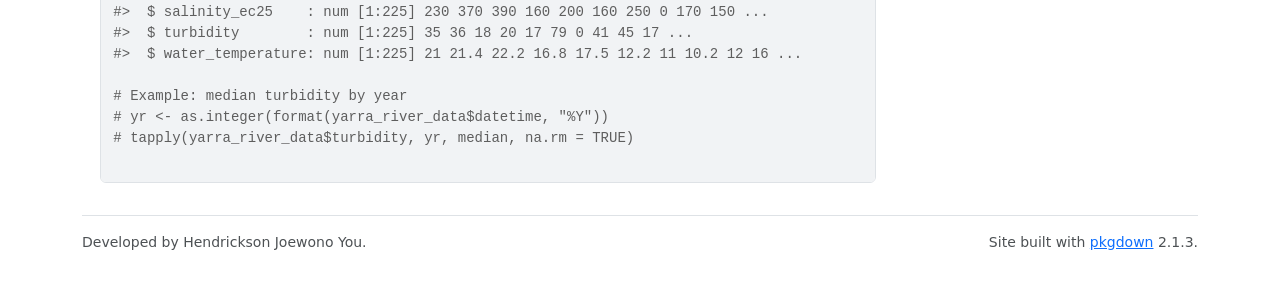
<file: docs/reference/yarra_river_data.html>
<!DOCTYPE html>
<!-- Generated by pkgdown: do not edit by hand --><html lang="en"><head><meta http-equiv="Content-Type" content="text/html; charset=UTF-8"><meta charset="utf-8"><meta http-equiv="X-UA-Compatible" content="IE=edge"><meta name="viewport" content="width=device-width, initial-scale=1, shrink-to-fit=no"><title>Yarra River Water Quality (Cleaned Dataset) — yarra_river_data • yarraclean</title><script src="../deps/jquery-3.6.0/jquery-3.6.0.min.js"></script><meta name="viewport" content="width=device-width, initial-scale=1, shrink-to-fit=no"><link href="../deps/bootstrap-5.3.1/bootstrap.min.css" rel="stylesheet"><script src="../deps/bootstrap-5.3.1/bootstrap.bundle.min.js"></script><link href="../deps/font-awesome-6.5.2/css/all.min.css" rel="stylesheet"><link href="../deps/font-awesome-6.5.2/css/v4-shims.min.css" rel="stylesheet"><script src="../deps/headroom-0.11.0/headroom.min.js"></script><script src="../deps/headroom-0.11.0/jQuery.headroom.min.js"></script><script src="../deps/bootstrap-toc-1.0.1/bootstrap-toc.min.js"></script><script src="../deps/clipboard.js-2.0.11/clipboard.min.js"></script><script src="../deps/search-1.0.0/autocomplete.jquery.min.js"></script><script src="../deps/search-1.0.0/fuse.min.js"></script><script src="../deps/search-1.0.0/mark.min.js"></script><!-- pkgdown --><script src="../pkgdown.js"></script><meta property="og:title" content="Yarra River Water Quality (Cleaned Dataset) — yarra_river_data"><meta name="description" content="A processed water-quality dataset for analyzing environmental trends in the
Yarra River. The data is suitable for visualization, exploratory data
analysis, statistical modelling, and interactive applications. The dataset
is provided in a wide format, where each row represents a single
observation at a monitoring site and each column corresponds to a measured
water-quality variable."><meta property="og:description" content="A processed water-quality dataset for analyzing environmental trends in the
Yarra River. The data is suitable for visualization, exploratory data
analysis, statistical modelling, and interactive applications. The dataset
is provided in a wide format, where each row represents a single
observation at a monitoring site and each column corresponds to a measured
water-quality variable."></head><body>
    <a href="#main" class="visually-hidden-focusable">Skip to contents</a>


    <nav class="navbar navbar-expand-lg fixed-top bg-light" data-bs-theme="light" aria-label="Site navigation"><div class="container">

    <a class="navbar-brand me-2" href="../index.html">yarraclean</a>

    <small class="nav-text text-muted me-auto" data-bs-toggle="tooltip" data-bs-placement="bottom" title="">0.1.0</small>


    <button class="navbar-toggler" type="button" data-bs-toggle="collapse" data-bs-target="#navbar" aria-controls="navbar" aria-expanded="false" aria-label="Toggle navigation">
      <span class="navbar-toggler-icon"></span>
    </button>

    <div id="navbar" class="collapse navbar-collapse ms-3">
      <ul class="navbar-nav me-auto"><li class="nav-item"><a class="nav-link" href="../articles/yarraclean.html">Get started</a></li>
<li class="active nav-item"><a class="nav-link" href="../reference/index.html">Reference</a></li>
      </ul><ul class="navbar-nav"><li class="nav-item"><form class="form-inline" role="search">
 <input class="form-control" type="search" name="search-input" id="search-input" autocomplete="off" aria-label="Search site" placeholder="Search for" data-search-index="../search.json"></form></li>
      </ul></div>


  </div>
</nav><div class="container template-reference-topic">
<div class="row">
  <main id="main" class="col-md-9"><div class="page-header">

      <h1>Yarra River Water Quality (Cleaned Dataset)</h1>

      <div class="d-none name"><code>yarra_river_data.Rd</code></div>
    </div>

    <div class="ref-description section level2">
    <p>A processed water-quality dataset for analyzing environmental trends in the
Yarra River. The data is suitable for visualization, exploratory data
analysis, statistical modelling, and interactive applications. The dataset
is provided in a wide format, where each row represents a single
observation at a monitoring site and each column corresponds to a measured
water-quality variable.</p>
    </div>

    <div class="section level2">
    <h2 id="ref-usage">Usage<a class="anchor" aria-label="anchor" href="#ref-usage"></a></h2>
    <div class="sourceCode"><pre class="sourceCode r"><code><span><span class="va">yarra_river_data</span></span></code></pre></div>
    </div>

    <div class="section level2">
    <h2 id="format">Format<a class="anchor" aria-label="anchor" href="#format"></a></h2>
    <p>A data frame with N rows and 7 variables:</p><dl><dt>site_id</dt>
<dd><p>Character. Monitoring site identifier.</p></dd>

  <dt>datetime</dt>
<dd><p>POSIXct. Timestamp of the observation (local time).</p></dd>

  <dt>ph</dt>
<dd><p>Numeric. Acidity/alkalinity of water (0–14 scale).</p></dd>

  <dt>salinity_ec25</dt>
<dd><p>Numeric. Electrical conductivity at 25°C (\(\mu\)S/cm), used as a proxy for salinity.</p></dd>

  <dt>turbidity</dt>
<dd><p>Numeric. Turbidity (NTU), higher values indicate murkier water.</p></dd>

  <dt>nitrogen_total</dt>
<dd><p>Numeric. Total nitrogen concentration (mg/L), a key nutrient linked to algal growth.</p></dd>

  <dt>water_temperature</dt>
<dd><p>Numeric. Water temperature (°C), affects dissolved oxygen and species tolerance.</p></dd>


</dl></div>
    <div class="section level2">
    <h2 id="source">Source<a class="anchor" aria-label="anchor" href="#source"></a></h2>
    <p>Yarra River monitoring dataset provided for ETC5523 (Monash University).</p>
    </div>
    <div class="section level2">
    <h2 id="details">Details<a class="anchor" aria-label="anchor" href="#details"></a></h2>
    <p>The cleaning and reshaping steps are fully reproducible and recorded in
<code>data-raw/yarra_river_data.R</code>. The original raw Excel file is also
stored in <code>data-raw/</code>.</p>

<p>This dataset was created via the script <code>data-raw/yarra_river_data.R</code>
using <code>readxl</code>, <code>dplyr</code>, and <code>tidyr</code>. Variables were cleaned,
filtered to key water-quality indicators, and reshaped to wide format using
<code><a href="https://tidyr.tidyverse.org/reference/pivot_wider.html" class="external-link">tidyr::pivot_wider()</a></code>.</p>
    </div>
    <div class="section level2">
    <h2 id="see-also">See also<a class="anchor" aria-label="anchor" href="#see-also"></a></h2>
    <div class="dont-index"><p><code><a href="run_app.html">run_app</a></code> for an optional interactive visualisation,
  or simply load the data with <code>data("yarra_river_data")</code>.</p></div>
    </div>

    <div class="section level2">
    <h2 id="ref-examples">Examples<a class="anchor" aria-label="anchor" href="#ref-examples"></a></h2>
    <div class="sourceCode"><pre class="sourceCode r"><code><span class="r-in"><span><span class="fu"><a href="https://rdrr.io/r/utils/data.html" class="external-link">data</a></span><span class="op">(</span><span class="st">"yarra_river_data"</span>, package <span class="op">=</span> <span class="st">"yarraclean"</span><span class="op">)</span></span></span>
<span class="r-in"><span><span class="fu"><a href="https://rdrr.io/r/utils/str.html" class="external-link">str</a></span><span class="op">(</span><span class="va">yarra_river_data</span><span class="op">)</span></span></span>
<span class="r-out co"><span class="r-pr">#&gt;</span> tibble [225 × 7] (S3: tbl_df/tbl/data.frame)</span>
<span class="r-out co"><span class="r-pr">#&gt;</span>  $ site_id          : num [1:225] 229143 229143 229143 229143 229143 ...</span>
<span class="r-out co"><span class="r-pr">#&gt;</span>  $ datetime         : POSIXct[1:225], format: "1991-01-08 13:50:00" "1991-02-12 09:35:00" ...</span>
<span class="r-out co"><span class="r-pr">#&gt;</span>  $ nitrogen_total   : num [1:225] NA NA NA NA NA NA NA NA NA NA ...</span>
<span class="r-out co"><span class="r-pr">#&gt;</span>  $ ph               : num [1:225] 7.1 7 6.2 6.7 7.7 6.9 6.1 6.7 0 7.7 ...</span>
<span class="r-out co"><span class="r-pr">#&gt;</span>  $ salinity_ec25    : num [1:225] 230 370 390 160 200 160 250 0 170 150 ...</span>
<span class="r-out co"><span class="r-pr">#&gt;</span>  $ turbidity        : num [1:225] 35 36 18 20 17 79 0 41 45 17 ...</span>
<span class="r-out co"><span class="r-pr">#&gt;</span>  $ water_temperature: num [1:225] 21 21.4 22.2 16.8 17.5 12.2 11 10.2 12 16 ...</span>
<span class="r-in"><span></span></span>
<span class="r-in"><span><span class="co"># Example: median turbidity by year</span></span></span>
<span class="r-in"><span><span class="co"># yr &lt;- as.integer(format(yarra_river_data$datetime, "%Y"))</span></span></span>
<span class="r-in"><span><span class="co"># tapply(yarra_river_data$turbidity, yr, median, na.rm = TRUE)</span></span></span>
<span class="r-in"><span></span></span>
</code></pre></div>
    </div>
  </main><aside class="col-md-3"><nav id="toc" aria-label="Table of contents"><h2>On this page</h2>
    </nav></aside></div>


    <footer><div class="pkgdown-footer-left">
  <p>Developed by Hendrickson Joewono You.</p>
</div>

<div class="pkgdown-footer-right">
  <p>Site built with <a href="https://pkgdown.r-lib.org/" class="external-link">pkgdown</a> 2.1.3.</p>
</div>

    </footer></div>





  </body></html>
</file>
<file: docs/deps/font-awesome-6.5.2/css/v4-shims.min.css>
/*!
 * Font Awesome Free 6.5.2 by @fontawesome - https://fontawesome.com
 * License - https://fontawesome.com/license/free (Icons: CC BY 4.0, Fonts: SIL OFL 1.1, Code: MIT License)
 * Copyright 2024 Fonticons, Inc.
 */
.fa.fa-glass:before{content:"\f000"}.fa.fa-envelope-o{font-family:"Font Awesome 6 Free";font-weight:400}.fa.fa-envelope-o:before{content:"\f0e0"}.fa.fa-star-o{font-family:"Font Awesome 6 Free";font-weight:400}.fa.fa-star-o:before{content:"\f005"}.fa.fa-close:before,.fa.fa-remove:before{content:"\f00d"}.fa.fa-gear:before{content:"\f013"}.fa.fa-trash-o{font-family:"Font Awesome 6 Free";font-weight:400}.fa.fa-trash-o:before{content:"\f2ed"}.fa.fa-home:before{content:"\f015"}.fa.fa-file-o{font-family:"Font Awesome 6 Free";font-weight:400}.fa.fa-file-o:before{content:"\f15b"}.fa.fa-clock-o{font-family:"Font Awesome 6 Free";font-weight:400}.fa.fa-clock-o:before{content:"\f017"}.fa.fa-arrow-circle-o-down{font-family:"Font Awesome 6 Free";font-weight:400}.fa.fa-arrow-circle-o-down:before{content:"\f358"}.fa.fa-arrow-circle-o-up{font-family:"Font Awesome 6 Free";font-weight:400}.fa.fa-arrow-circle-o-up:before{content:"\f35b"}.fa.fa-play-circle-o{font-family:"Font Awesome 6 Free";font-weight:400}.fa.fa-play-circle-o:before{content:"\f144"}.fa.fa-repeat:before,.fa.fa-rotate-right:before{content:"\f01e"}.fa.fa-refresh:before{content:"\f021"}.fa.fa-list-alt{font-family:"Font Awesome 6 Free";font-weight:400}.fa.fa-list-alt:before{content:"\f022"}.fa.fa-dedent:before{content:"\f03b"}.fa.fa-video-camera:before{content:"\f03d"}.fa.fa-picture-o{font-family:"Font Awesome 6 Free";font-weight:400}.fa.fa-picture-o:before{content:"\f03e"}.fa.fa-photo{font-family:"Font Awesome 6 Free";font-weight:400}.fa.fa-photo:before{content:"\f03e"}.fa.fa-image{font-family:"Font Awesome 6 Free";font-weight:400}.fa.fa-image:before{content:"\f03e"}.fa.fa-map-marker:before{content:"\f3c5"}.fa.fa-pencil-square-o{font-family:"Font Awesome 6 Free";font-weight:400}.fa.fa-pencil-square-o:before{content:"\f044"}.fa.fa-edit{font-family:"Font Awesome 6 Free";font-weight:400}.fa.fa-edit:before{content:"\f044"}.fa.fa-share-square-o:before{content:"\f14d"}.fa.fa-check-square-o{font-family:"Font Awesome 6 Free";font-weight:400}.fa.fa-check-square-o:before{content:"\f14a"}.fa.fa-arrows:before{content:"\f0b2"}.fa.fa-times-circle-o{font-family:"Font Awesome 6 Free";font-weight:400}.fa.fa-times-circle-o:before{content:"\f057"}.fa.fa-check-circle-o{font-family:"Font Awesome 6 Free";font-weight:400}.fa.fa-check-circle-o:before{content:"\f058"}.fa.fa-mail-forward:before{content:"\f064"}.fa.fa-expand:before{content:"\f424"}.fa.fa-compress:before{content:"\f422"}.fa.fa-eye,.fa.fa-eye-slash{font-family:"Font Awesome 6 Free";font-weight:400}.fa.fa-warning:before{content:"\f071"}.fa.fa-calendar:before{content:"\f073"}.fa.fa-arrows-v:before{content:"\f338"}.fa.fa-arrows-h:before{content:"\f337"}.fa.fa-bar-chart-o:before,.fa.fa-bar-chart:before{content:"\e0e3"}.fa.fa-twitter-square{font-family:"Font Awesome 6 Brands";font-weight:400}.fa.fa-twitter-square:before{content:"\f081"}.fa.fa-facebook-square{font-family:"Font Awesome 6 Brands";font-weight:400}.fa.fa-facebook-square:before{content:"\f082"}.fa.fa-gears:before{content:"\f085"}.fa.fa-thumbs-o-up{font-family:"Font Awesome 6 Free";font-weight:400}.fa.fa-thumbs-o-up:before{content:"\f164"}.fa.fa-thumbs-o-down{font-family:"Font Awesome 6 Free";font-weight:400}.fa.fa-thumbs-o-down:before{content:"\f165"}.fa.fa-heart-o{font-family:"Font Awesome 6 Free";font-weight:400}.fa.fa-heart-o:before{content:"\f004"}.fa.fa-sign-out:before{content:"\f2f5"}.fa.fa-linkedin-square{font-family:"Font Awesome 6 Brands";font-weight:400}.fa.fa-linkedin-square:before{content:"\f08c"}.fa.fa-thumb-tack:before{content:"\f08d"}.fa.fa-external-link:before{content:"\f35d"}.fa.fa-sign-in:before{content:"\f2f6"}.fa.fa-github-square{font-family:"Font Awesome 6 Brands";font-weight:400}.fa.fa-github-square:before{content:"\f092"}.fa.fa-lemon-o{font-family:"Font Awesome 6 Free";font-weight:400}.fa.fa-lemon-o:before{content:"\f094"}.fa.fa-square-o{font-family:"Font Awesome 6 Free";font-weight:400}.fa.fa-square-o:before{content:"\f0c8"}.fa.fa-bookmark-o{font-family:"Font Awesome 6 Free";font-weight:400}.fa.fa-bookmark-o:before{content:"\f02e"}.fa.fa-facebook,.fa.fa-twitter{font-family:"Font Awesome 6 Brands";font-weight:400}.fa.fa-facebook:before{content:"\f39e"}.fa.fa-facebook-f{font-family:"Font Awesome 6 Brands";font-weight:400}.fa.fa-facebook-f:before{content:"\f39e"}.fa.fa-github{font-family:"Font Awesome 6 Brands";font-weight:400}.fa.fa-credit-card{font-family:"Font Awesome 6 Free";font-weight:400}.fa.fa-feed:before{content:"\f09e"}.fa.fa-hdd-o{font-family:"Font Awesome 6 Free";font-weight:400}.fa.fa-hdd-o:before{content:"\f0a0"}.fa.fa-hand-o-right{font-family:"Font Awesome 6 Free";font-weight:400}.fa.fa-hand-o-right:before{content:"\f0a4"}.fa.fa-hand-o-left{font-family:"Font Awesome 6 Free";font-weight:400}.fa.fa-hand-o-left:before{content:"\f0a5"}.fa.fa-hand-o-up{font-family:"Font Awesome 6 Free";font-weight:400}.fa.fa-hand-o-up:before{content:"\f0a6"}.fa.fa-hand-o-down{font-family:"Font Awesome 6 Free";font-weight:400}.fa.fa-hand-o-down:before{content:"\f0a7"}.fa.fa-globe:before{content:"\f57d"}.fa.fa-tasks:before{content:"\f828"}.fa.fa-arrows-alt:before{content:"\f31e"}.fa.fa-group:before{content:"\f0c0"}.fa.fa-chain:before{content:"\f0c1"}.fa.fa-cut:before{content:"\f0c4"}.fa.fa-files-o{font-family:"Font Awesome 6 Free";font-weight:400}.fa.fa-files-o:before{content:"\f0c5"}.fa.fa-floppy-o{font-family:"Font Awesome 6 Free";font-weight:400}.fa.fa-floppy-o:before{content:"\f0c7"}.fa.fa-save{font-family:"Font Awesome 6 Free";font-weight:400}.fa.fa-save:before{content:"\f0c7"}.fa.fa-navicon:before,.fa.fa-reorder:before{content:"\f0c9"}.fa.fa-magic:before{content:"\e2ca"}.fa.fa-pinterest,.fa.fa-pinterest-square{font-family:"Font Awesome 6 Brands";font-weight:400}.fa.fa-pinterest-square:before{content:"\f0d3"}.fa.fa-google-plus-square{font-family:"Font Awesome 6 Brands";font-weight:400}.fa.fa-google-plus-square:before{content:"\f0d4"}.fa.fa-google-plus{font-family:"Font Awesome 6 Brands";font-weight:400}.fa.fa-google-plus:before{content:"\f0d5"}.fa.fa-money:before{content:"\f3d1"}.fa.fa-unsorted:before{content:"\f0dc"}.fa.fa-sort-desc:before{content:"\f0dd"}.fa.fa-sort-asc:before{content:"\f0de"}.fa.fa-linkedin{font-family:"Font Awesome 6 Brands";font-weight:400}.fa.fa-linkedin:before{content:"\f0e1"}.fa.fa-rotate-left:before{content:"\f0e2"}.fa.fa-legal:before{content:"\f0e3"}.fa.fa-dashboard:before,.fa.fa-tachometer:before{content:"\f625"}.fa.fa-comment-o{font-family:"Font Awesome 6 Free";font-weight:400}.fa.fa-comment-o:before{content:"\f075"}.fa.fa-comments-o{font-family:"Font Awesome 6 Free";font-weight:400}.fa.fa-comments-o:before{content:"\f086"}.fa.fa-flash:before{content:"\f0e7"}.fa.fa-clipboard:before{content:"\f0ea"}.fa.fa-lightbulb-o{font-family:"Font Awesome 6 Free";font-weight:400}.fa.fa-lightbulb-o:before{content:"\f0eb"}.fa.fa-exchange:before{content:"\f362"}.fa.fa-cloud-download:before{content:"\f0ed"}.fa.fa-cloud-upload:before{content:"\f0ee"}.fa.fa-bell-o{font-family:"Font Awesome 6 Free";font-weight:400}.fa.fa-bell-o:before{content:"\f0f3"}.fa.fa-cutlery:before{content:"\f2e7"}.fa.fa-file-text-o{font-family:"Font Awesome 6 Free";font-weight:400}.fa.fa-file-text-o:before{content:"\f15c"}.fa.fa-building-o{font-family:"Font Awesome 6 Free";font-weight:400}.fa.fa-building-o:before{content:"\f1ad"}.fa.fa-hospital-o{font-family:"Font Awesome 6 Free";font-weight:400}.fa.fa-hospital-o:before{content:"\f0f8"}.fa.fa-tablet:before{content:"\f3fa"}.fa.fa-mobile-phone:before,.fa.fa-mobile:before{content:"\f3cd"}.fa.fa-circle-o{font-family:"Font Awesome 6 Free";font-weight:400}.fa.fa-circle-o:before{content:"\f111"}.fa.fa-mail-reply:before{content:"\f3e5"}.fa.fa-github-alt{font-family:"Font Awesome 6 Brands";font-weight:400}.fa.fa-folder-o{font-family:"Font Awesome 6 Free";font-weight:400}.fa.fa-folder-o:before{content:"\f07b"}.fa.fa-folder-open-o{font-family:"Font Awesome 6 Free";font-weight:400}.fa.fa-folder-open-o:before{content:"\f07c"}.fa.fa-smile-o{font-family:"Font Awesome 6 Free";font-weight:400}.fa.fa-smile-o:before{content:"\f118"}.fa.fa-frown-o{font-family:"Font Awesome 6 Free";font-weight:400}.fa.fa-frown-o:before{content:"\f119"}.fa.fa-meh-o{font-family:"Font Awesome 6 Free";font-weight:400}.fa.fa-meh-o:before{content:"\f11a"}.fa.fa-keyboard-o{font-family:"Font Awesome 6 Free";font-weight:400}.fa.fa-keyboard-o:before{content:"\f11c"}.fa.fa-flag-o{font-family:"Font Awesome 6 Free";font-weight:400}.fa.fa-flag-o:before{content:"\f024"}.fa.fa-mail-reply-all:before{content:"\f122"}.fa.fa-star-half-o{font-family:"Font Awesome 6 Free";font-weight:400}.fa.fa-star-half-o:before{content:"\f5c0"}.fa.fa-star-half-empty{font-family:"Font Awesome 6 Free";font-weight:400}.fa.fa-star-half-empty:before{content:"\f5c0"}.fa.fa-star-half-full{font-family:"Font Awesome 6 Free";font-weight:400}.fa.fa-star-half-full:before{content:"\f5c0"}.fa.fa-code-fork:before{content:"\f126"}.fa.fa-chain-broken:before,.fa.fa-unlink:before{content:"\f127"}.fa.fa-calendar-o{font-family:"Font Awesome 6 Free";font-weight:400}.fa.fa-calendar-o:before{content:"\f133"}.fa.fa-css3,.fa.fa-html5,.fa.fa-maxcdn{font-family:"Font Awesome 6 Brands";font-weight:400}.fa.fa-unlock-alt:before{content:"\f09c"}.fa.fa-minus-square-o{font-family:"Font Awesome 6 Free";font-weight:400}.fa.fa-minus-square-o:before{content:"\f146"}.fa.fa-level-up:before{content:"\f3bf"}.fa.fa-level-down:before{content:"\f3be"}.fa.fa-pencil-square:before{content:"\f14b"}.fa.fa-external-link-square:before{content:"\f360"}.fa.fa-compass{font-family:"Font Awesome 6 Free";font-weight:400}.fa.fa-caret-square-o-down{font-family:"Font Awesome 6 Free";font-weight:400}.fa.fa-caret-square-o-down:before{content:"\f150"}.fa.fa-toggle-down{font-family:"Font Awesome 6 Free";font-weight:400}.fa.fa-toggle-down:before{content:"\f150"}.fa.fa-caret-square-o-up{font-family:"Font Awesome 6 Free";font-weight:400}.fa.fa-caret-square-o-up:before{content:"\f151"}.fa.fa-toggle-up{font-family:"Font Awesome 6 Free";font-weight:400}.fa.fa-toggle-up:before{content:"\f151"}.fa.fa-caret-square-o-right{font-family:"Font Awesome 6 Free";font-weight:400}.fa.fa-caret-square-o-right:before{content:"\f152"}.fa.fa-toggle-right{font-family:"Font Awesome 6 Free";font-weight:400}.fa.fa-toggle-right:before{content:"\f152"}.fa.fa-eur:before,.fa.fa-euro:before{content:"\f153"}.fa.fa-gbp:before{content:"\f154"}.fa.fa-dollar:before,.fa.fa-usd:before{content:"\24"}.fa.fa-inr:before,.fa.fa-rupee:before{content:"\e1bc"}.fa.fa-cny:before,.fa.fa-jpy:before,.fa.fa-rmb:before,.fa.fa-yen:before{content:"\f157"}.fa.fa-rouble:before,.fa.fa-rub:before,.fa.fa-ruble:before{content:"\f158"}.fa.fa-krw:before,.fa.fa-won:before{content:"\f159"}.fa.fa-bitcoin,.fa.fa-btc{font-family:"Font Awesome 6 Brands";font-weight:400}.fa.fa-bitcoin:before{content:"\f15a"}.fa.fa-file-text:before{content:"\f15c"}.fa.fa-sort-alpha-asc:before{content:"\f15d"}.fa.fa-sort-alpha-desc:before{content:"\f881"}.fa.fa-sort-amount-asc:before{content:"\f884"}.fa.fa-sort-amount-desc:before{content:"\f160"}.fa.fa-sort-numeric-asc:before{content:"\f162"}.fa.fa-sort-numeric-desc:before{content:"\f886"}.fa.fa-youtube-square{font-family:"Font Awesome 6 Brands";font-weight:400}.fa.fa-youtube-square:before{content:"\f431"}.fa.fa-xing,.fa.fa-xing-square,.fa.fa-youtube{font-family:"Font Awesome 6 Brands";font-weight:400}.fa.fa-xing-square:before{content:"\f169"}.fa.fa-youtube-play{font-family:"Font Awesome 6 Brands";font-weight:400}.fa.fa-youtube-play:before{content:"\f167"}.fa.fa-adn,.fa.fa-bitbucket,.fa.fa-bitbucket-square,.fa.fa-dropbox,.fa.fa-flickr,.fa.fa-instagram,.fa.fa-stack-overflow{font-family:"Font Awesome 6 Brands";font-weight:400}.fa.fa-bitbucket-square:before{content:"\f171"}.fa.fa-tumblr,.fa.fa-tumblr-square{font-family:"Font Awesome 6 Brands";font-weight:400}.fa.fa-tumblr-square:before{content:"\f174"}.fa.fa-long-arrow-down:before{content:"\f309"}.fa.fa-long-arrow-up:before{content:"\f30c"}.fa.fa-long-arrow-left:before{content:"\f30a"}.fa.fa-long-arrow-right:before{content:"\f30b"}.fa.fa-android,.fa.fa-apple,.fa.fa-dribbble,.fa.fa-foursquare,.fa.fa-gittip,.fa.fa-gratipay,.fa.fa-linux,.fa.fa-skype,.fa.fa-trello,.fa.fa-windows{font-family:"Font Awesome 6 Brands";font-weight:400}.fa.fa-gittip:before{content:"\f184"}.fa.fa-sun-o{font-family:"Font Awesome 6 Free";font-weight:400}.fa.fa-sun-o:before{content:"\f185"}.fa.fa-moon-o{font-family:"Font Awesome 6 Free";font-weight:400}.fa.fa-moon-o:before{content:"\f186"}.fa.fa-pagelines,.fa.fa-renren,.fa.fa-stack-exchange,.fa.fa-vk,.fa.fa-weibo{font-family:"Font Awesome 6 Brands";font-weight:400}.fa.fa-arrow-circle-o-right{font-family:"Font Awesome 6 Free";font-weight:400}.fa.fa-arrow-circle-o-right:before{content:"\f35a"}.fa.fa-arrow-circle-o-left{font-family:"Font Awesome 6 Free";font-weight:400}.fa.fa-arrow-circle-o-left:before{content:"\f359"}.fa.fa-caret-square-o-left{font-family:"Font Awesome 6 Free";font-weight:400}.fa.fa-caret-square-o-left:before{content:"\f191"}.fa.fa-toggle-left{font-family:"Font Awesome 6 Free";font-weight:400}.fa.fa-toggle-left:before{content:"\f191"}.fa.fa-dot-circle-o{font-family:"Font Awesome 6 Free";font-weight:400}.fa.fa-dot-circle-o:before{content:"\f192"}.fa.fa-vimeo-square{font-family:"Font Awesome 6 Brands";font-weight:400}.fa.fa-vimeo-square:before{content:"\f194"}.fa.fa-try:before,.fa.fa-turkish-lira:before{content:"\e2bb"}.fa.fa-plus-square-o{font-family:"Font Awesome 6 Free";font-weight:400}.fa.fa-plus-square-o:before{content:"\f0fe"}.fa.fa-openid,.fa.fa-slack,.fa.fa-wordpress{font-family:"Font Awesome 6 Brands";font-weight:400}.fa.fa-bank:before,.fa.fa-institution:before{content:"\f19c"}.fa.fa-mortar-board:before{content:"\f19d"}.fa.fa-google,.fa.fa-reddit,.fa.fa-reddit-square,.fa.fa-yahoo{font-family:"Font Awesome 6 Brands";font-weight:400}.fa.fa-reddit-square:before{content:"\f1a2"}.fa.fa-behance,.fa.fa-behance-square,.fa.fa-delicious,.fa.fa-digg,.fa.fa-drupal,.fa.fa-joomla,.fa.fa-pied-piper-alt,.fa.fa-pied-piper-pp,.fa.fa-stumbleupon,.fa.fa-stumbleupon-circle{font-family:"Font Awesome 6 Brands";font-weight:400}.fa.fa-behance-square:before{content:"\f1b5"}.fa.fa-steam,.fa.fa-steam-square{font-family:"Font Awesome 6 Brands";font-weight:400}.fa.fa-steam-square:before{content:"\f1b7"}.fa.fa-automobile:before{content:"\f1b9"}.fa.fa-cab:before{content:"\f1ba"}.fa.fa-deviantart,.fa.fa-soundcloud,.fa.fa-spotify{font-family:"Font Awesome 6 Brands";font-weight:400}.fa.fa-file-pdf-o{font-family:"Font Awesome 6 Free";font-weight:400}.fa.fa-file-pdf-o:before{content:"\f1c1"}.fa.fa-file-word-o{font-family:"Font Awesome 6 Free";font-weight:400}.fa.fa-file-word-o:before{content:"\f1c2"}.fa.fa-file-excel-o{font-family:"Font Awesome 6 Free";font-weight:400}.fa.fa-file-excel-o:before{content:"\f1c3"}.fa.fa-file-powerpoint-o{font-family:"Font Awesome 6 Free";font-weight:400}.fa.fa-file-powerpoint-o:before{content:"\f1c4"}.fa.fa-file-image-o{font-family:"Font Awesome 6 Free";font-weight:400}.fa.fa-file-image-o:before{content:"\f1c5"}.fa.fa-file-photo-o{font-family:"Font Awesome 6 Free";font-weight:400}.fa.fa-file-photo-o:before{content:"\f1c5"}.fa.fa-file-picture-o{font-family:"Font Awesome 6 Free";font-weight:400}.fa.fa-file-picture-o:before{content:"\f1c5"}.fa.fa-file-archive-o{font-family:"Font Awesome 6 Free";font-weight:400}.fa.fa-file-archive-o:before{content:"\f1c6"}.fa.fa-file-zip-o{font-family:"Font Awesome 6 Free";font-weight:400}.fa.fa-file-zip-o:before{content:"\f1c6"}.fa.fa-file-audio-o{font-family:"Font Awesome 6 Free";font-weight:400}.fa.fa-file-audio-o:before{content:"\f1c7"}.fa.fa-file-sound-o{font-family:"Font Awesome 6 Free";font-weight:400}.fa.fa-file-sound-o:before{content:"\f1c7"}.fa.fa-file-video-o{font-family:"Font Awesome 6 Free";font-weight:400}.fa.fa-file-video-o:before{content:"\f1c8"}.fa.fa-file-movie-o{font-family:"Font Awesome 6 Free";font-weight:400}.fa.fa-file-movie-o:before{content:"\f1c8"}.fa.fa-file-code-o{font-family:"Font Awesome 6 Free";font-weight:400}.fa.fa-file-code-o:before{content:"\f1c9"}.fa.fa-codepen,.fa.fa-jsfiddle,.fa.fa-vine{font-family:"Font Awesome 6 Brands";font-weight:400}.fa.fa-life-bouy:before,.fa.fa-life-buoy:before,.fa.fa-life-saver:before,.fa.fa-support:before{content:"\f1cd"}.fa.fa-circle-o-notch:before{content:"\f1ce"}.fa.fa-ra,.fa.fa-rebel{font-family:"Font Awesome 6 Brands";font-weight:400}.fa.fa-ra:before{content:"\f1d0"}.fa.fa-resistance{font-family:"Font Awesome 6 Brands";font-weight:400}.fa.fa-resistance:before{content:"\f1d0"}.fa.fa-empire,.fa.fa-ge{font-family:"Font Awesome 6 Brands";font-weight:400}.fa.fa-ge:before{content:"\f1d1"}.fa.fa-git-square{font-family:"Font Awesome 6 Brands";font-weight:400}.fa.fa-git-square:before{content:"\f1d2"}.fa.fa-git,.fa.fa-hacker-news,.fa.fa-y-combinator-square{font-family:"Font Awesome 6 Brands";font-weight:400}.fa.fa-y-combinator-square:before{content:"\f1d4"}.fa.fa-yc-square{font-family:"Font Awesome 6 Brands";font-weight:400}.fa.fa-yc-square:before{content:"\f1d4"}.fa.fa-qq,.fa.fa-tencent-weibo,.fa.fa-wechat,.fa.fa-weixin{font-family:"Font Awesome 6 Brands";font-weight:400}.fa.fa-wechat:before{content:"\f1d7"}.fa.fa-send:before{content:"\f1d8"}.fa.fa-paper-plane-o{font-family:"Font Awesome 6 Free";font-weight:400}.fa.fa-paper-plane-o:before{content:"\f1d8"}.fa.fa-send-o{font-family:"Font Awesome 6 Free";font-weight:400}.fa.fa-send-o:before{content:"\f1d8"}.fa.fa-circle-thin{font-family:"Font Awesome 6 Free";font-weight:400}.fa.fa-circle-thin:before{content:"\f111"}.fa.fa-header:before{content:"\f1dc"}.fa.fa-futbol-o{font-family:"Font Awesome 6 Free";font-weight:400}.fa.fa-futbol-o:before{content:"\f1e3"}.fa.fa-soccer-ball-o{font-family:"Font Awesome 6 Free";font-weight:400}.fa.fa-soccer-ball-o:before{content:"\f1e3"}.fa.fa-slideshare,.fa.fa-twitch,.fa.fa-yelp{font-family:"Font Awesome 6 Brands";font-weight:400}.fa.fa-newspaper-o{font-family:"Font Awesome 6 Free";font-weight:400}.fa.fa-newspaper-o:before{content:"\f1ea"}.fa.fa-cc-amex,.fa.fa-cc-discover,.fa.fa-cc-mastercard,.fa.fa-cc-paypal,.fa.fa-cc-stripe,.fa.fa-cc-visa,.fa.fa-google-wallet,.fa.fa-paypal{font-family:"Font Awesome 6 Brands";font-weight:400}.fa.fa-bell-slash-o{font-family:"Font Awesome 6 Free";font-weight:400}.fa.fa-bell-slash-o:before{content:"\f1f6"}.fa.fa-trash:before{content:"\f2ed"}.fa.fa-copyright{font-family:"Font Awesome 6 Free";font-weight:400}.fa.fa-eyedropper:before{content:"\f1fb"}.fa.fa-area-chart:before{content:"\f1fe"}.fa.fa-pie-chart:before{content:"\f200"}.fa.fa-line-chart:before{content:"\f201"}.fa.fa-lastfm,.fa.fa-lastfm-square{font-family:"Font Awesome 6 Brands";font-weight:400}.fa.fa-lastfm-square:before{content:"\f203"}.fa.fa-angellist,.fa.fa-ioxhost{font-family:"Font Awesome 6 Brands";font-weight:400}.fa.fa-cc{font-family:"Font Awesome 6 Free";font-weight:400}.fa.fa-cc:before{content:"\f20a"}.fa.fa-ils:before,.fa.fa-shekel:before,.fa.fa-sheqel:before{content:"\f20b"}.fa.fa-buysellads,.fa.fa-connectdevelop,.fa.fa-dashcube,.fa.fa-forumbee,.fa.fa-leanpub,.fa.fa-sellsy,.fa.fa-shirtsinbulk,.fa.fa-simplybuilt,.fa.fa-skyatlas{font-family:"Font Awesome 6 Brands";font-weight:400}.fa.fa-diamond{font-family:"Font Awesome 6 Free";font-weight:400}.fa.fa-diamond:before{content:"\f3a5"}.fa.fa-intersex:before,.fa.fa-transgender:before{content:"\f224"}.fa.fa-transgender-alt:before{content:"\f225"}.fa.fa-facebook-official{font-family:"Font Awesome 6 Brands";font-weight:400}.fa.fa-facebook-official:before{content:"\f09a"}.fa.fa-pinterest-p,.fa.fa-whatsapp{font-family:"Font Awesome 6 Brands";font-weight:400}.fa.fa-hotel:before{content:"\f236"}.fa.fa-medium,.fa.fa-viacoin,.fa.fa-y-combinator,.fa.fa-yc{font-family:"Font Awesome 6 Brands";font-weight:400}.fa.fa-yc:before{content:"\f23b"}.fa.fa-expeditedssl,.fa.fa-opencart,.fa.fa-optin-monster{font-family:"Font Awesome 6 Brands";font-weight:400}.fa.fa-battery-4:before,.fa.fa-battery:before{content:"\f240"}.fa.fa-battery-3:before{content:"\f241"}.fa.fa-battery-2:before{content:"\f242"}.fa.fa-battery-1:before{content:"\f243"}.fa.fa-battery-0:before{content:"\f244"}.fa.fa-object-group,.fa.fa-object-ungroup,.fa.fa-sticky-note-o{font-family:"Font Awesome 6 Free";font-weight:400}.fa.fa-sticky-note-o:before{content:"\f249"}.fa.fa-cc-diners-club,.fa.fa-cc-jcb{font-family:"Font Awesome 6 Brands";font-weight:400}.fa.fa-clone{font-family:"Font Awesome 6 Free";font-weight:400}.fa.fa-hourglass-o:before{content:"\f254"}.fa.fa-hourglass-1:before{content:"\f251"}.fa.fa-hourglass-2:before{content:"\f252"}.fa.fa-hourglass-3:before{content:"\f253"}.fa.fa-hand-rock-o{font-family:"Font Awesome 6 Free";font-weight:400}.fa.fa-hand-rock-o:before{content:"\f255"}.fa.fa-hand-grab-o{font-family:"Font Awesome 6 Free";font-weight:400}.fa.fa-hand-grab-o:before{content:"\f255"}.fa.fa-hand-paper-o{font-family:"Font Awesome 6 Free";font-weight:400}.fa.fa-hand-paper-o:before{content:"\f256"}.fa.fa-hand-stop-o{font-family:"Font Awesome 6 Free";font-weight:400}.fa.fa-hand-stop-o:before{content:"\f256"}.fa.fa-hand-scissors-o{font-family:"Font Awesome 6 Free";font-weight:400}.fa.fa-hand-scissors-o:before{content:"\f257"}.fa.fa-hand-lizard-o{font-family:"Font Awesome 6 Free";font-weight:400}.fa.fa-hand-lizard-o:before{content:"\f258"}.fa.fa-hand-spock-o{font-family:"Font Awesome 6 Free";font-weight:400}.fa.fa-hand-spock-o:before{content:"\f259"}.fa.fa-hand-pointer-o{font-family:"Font Awesome 6 Free";font-weight:400}.fa.fa-hand-pointer-o:before{content:"\f25a"}.fa.fa-hand-peace-o{font-family:"Font Awesome 6 Free";font-weight:400}.fa.fa-hand-peace-o:before{content:"\f25b"}.fa.fa-registered{font-family:"Font Awesome 6 Free";font-weight:400}.fa.fa-creative-commons,.fa.fa-gg,.fa.fa-gg-circle,.fa.fa-odnoklassniki,.fa.fa-odnoklassniki-square{font-family:"Font Awesome 6 Brands";font-weight:400}.fa.fa-odnoklassniki-square:before{content:"\f264"}.fa.fa-chrome,.fa.fa-firefox,.fa.fa-get-pocket,.fa.fa-internet-explorer,.fa.fa-opera,.fa.fa-safari,.fa.fa-wikipedia-w{font-family:"Font Awesome 6 Brands";font-weight:400}.fa.fa-television:before{content:"\f26c"}.fa.fa-500px,.fa.fa-amazon,.fa.fa-contao{font-family:"Font Awesome 6 Brands";font-weight:400}.fa.fa-calendar-plus-o{font-family:"Font Awesome 6 Free";font-weight:400}.fa.fa-calendar-plus-o:before{content:"\f271"}.fa.fa-calendar-minus-o{font-family:"Font Awesome 6 Free";font-weight:400}.fa.fa-calendar-minus-o:before{content:"\f272"}.fa.fa-calendar-times-o{font-family:"Font Awesome 6 Free";font-weight:400}.fa.fa-calendar-times-o:before{content:"\f273"}.fa.fa-calendar-check-o{font-family:"Font Awesome 6 Free";font-weight:400}.fa.fa-calendar-check-o:before{content:"\f274"}.fa.fa-map-o{font-family:"Font Awesome 6 Free";font-weight:400}.fa.fa-map-o:before{content:"\f279"}.fa.fa-commenting:before{content:"\f4ad"}.fa.fa-commenting-o{font-family:"Font Awesome 6 Free";font-weight:400}.fa.fa-commenting-o:before{content:"\f4ad"}.fa.fa-houzz,.fa.fa-vimeo{font-family:"Font Awesome 6 Brands";font-weight:400}.fa.fa-vimeo:before{content:"\f27d"}.fa.fa-black-tie,.fa.fa-edge,.fa.fa-fonticons,.fa.fa-reddit-alien{font-family:"Font Awesome 6 Brands";font-weight:400}.fa.fa-credit-card-alt:before{content:"\f09d"}.fa.fa-codiepie,.fa.fa-fort-awesome,.fa.fa-mixcloud,.fa.fa-modx,.fa.fa-product-hunt,.fa.fa-scribd,.fa.fa-usb{font-family:"Font Awesome 6 Brands";font-weight:400}.fa.fa-pause-circle-o{font-family:"Font Awesome 6 Free";font-weight:400}.fa.fa-pause-circle-o:before{content:"\f28b"}.fa.fa-stop-circle-o{font-family:"Font Awesome 6 Free";font-weight:400}.fa.fa-stop-circle-o:before{content:"\f28d"}.fa.fa-bluetooth,.fa.fa-bluetooth-b,.fa.fa-envira,.fa.fa-gitlab,.fa.fa-wheelchair-alt,.fa.fa-wpbeginner,.fa.fa-wpforms{font-family:"Font Awesome 6 Brands";font-weight:400}.fa.fa-wheelchair-alt:before{content:"\f368"}.fa.fa-question-circle-o{font-family:"Font Awesome 6 Free";font-weight:400}.fa.fa-question-circle-o:before{content:"\f059"}.fa.fa-volume-control-phone:before{content:"\f2a0"}.fa.fa-asl-interpreting:before{content:"\f2a3"}.fa.fa-deafness:before,.fa.fa-hard-of-hearing:before{content:"\f2a4"}.fa.fa-glide,.fa.fa-glide-g{font-family:"Font Awesome 6 Brands";font-weight:400}.fa.fa-signing:before{content:"\f2a7"}.fa.fa-viadeo,.fa.fa-viadeo-square{font-family:"Font Awesome 6 Brands";font-weight:400}.fa.fa-viadeo-square:before{content:"\f2aa"}.fa.fa-snapchat,.fa.fa-snapchat-ghost{font-family:"Font Awesome 6 Brands";font-weight:400}.fa.fa-snapchat-ghost:before{content:"\f2ab"}.fa.fa-snapchat-square{font-family:"Font Awesome 6 Brands";font-weight:400}.fa.fa-snapchat-square:before{content:"\f2ad"}.fa.fa-first-order,.fa.fa-google-plus-official,.fa.fa-pied-piper,.fa.fa-themeisle,.fa.fa-yoast{font-family:"Font Awesome 6 Brands";font-weight:400}.fa.fa-google-plus-official:before{content:"\f2b3"}.fa.fa-google-plus-circle{font-family:"Font Awesome 6 Brands";font-weight:400}.fa.fa-google-plus-circle:before{content:"\f2b3"}.fa.fa-fa,.fa.fa-font-awesome{font-family:"Font Awesome 6 Brands";font-weight:400}.fa.fa-fa:before{content:"\f2b4"}.fa.fa-handshake-o{font-family:"Font Awesome 6 Free";font-weight:400}.fa.fa-handshake-o:before{content:"\f2b5"}.fa.fa-envelope-open-o{font-family:"Font Awesome 6 Free";font-weight:400}.fa.fa-envelope-open-o:before{content:"\f2b6"}.fa.fa-linode{font-family:"Font Awesome 6 Brands";font-weight:400}.fa.fa-address-book-o{font-family:"Font Awesome 6 Free";font-weight:400}.fa.fa-address-book-o:before{content:"\f2b9"}.fa.fa-vcard:before{content:"\f2bb"}.fa.fa-address-card-o{font-family:"Font Awesome 6 Free";font-weight:400}.fa.fa-address-card-o:before{content:"\f2bb"}.fa.fa-vcard-o{font-family:"Font Awesome 6 Free";font-weight:400}.fa.fa-vcard-o:before{content:"\f2bb"}.fa.fa-user-circle-o{font-family:"Font Awesome 6 Free";font-weight:400}.fa.fa-user-circle-o:before{content:"\f2bd"}.fa.fa-user-o{font-family:"Font Awesome 6 Free";font-weight:400}.fa.fa-user-o:before{content:"\f007"}.fa.fa-id-badge{font-family:"Font Awesome 6 Free";font-weight:400}.fa.fa-drivers-license:before{content:"\f2c2"}.fa.fa-id-card-o{font-family:"Font Awesome 6 Free";font-weight:400}.fa.fa-id-card-o:before{content:"\f2c2"}.fa.fa-drivers-license-o{font-family:"Font Awesome 6 Free";font-weight:400}.fa.fa-drivers-license-o:before{content:"\f2c2"}.fa.fa-free-code-camp,.fa.fa-quora,.fa.fa-telegram{font-family:"Font Awesome 6 Brands";font-weight:400}.fa.fa-thermometer-4:before,.fa.fa-thermometer:before{content:"\f2c7"}.fa.fa-thermometer-3:before{content:"\f2c8"}.fa.fa-thermometer-2:before{content:"\f2c9"}.fa.fa-thermometer-1:before{content:"\f2ca"}.fa.fa-thermometer-0:before{content:"\f2cb"}.fa.fa-bathtub:before,.fa.fa-s15:before{content:"\f2cd"}.fa.fa-window-maximize,.fa.fa-window-restore{font-family:"Font Awesome 6 Free";font-weight:400}.fa.fa-times-rectangle:before{content:"\f410"}.fa.fa-window-close-o{font-family:"Font Awesome 6 Free";font-weight:400}.fa.fa-window-close-o:before{content:"\f410"}.fa.fa-times-rectangle-o{font-family:"Font Awesome 6 Free";font-weight:400}.fa.fa-times-rectangle-o:before{content:"\f410"}.fa.fa-bandcamp,.fa.fa-eercast,.fa.fa-etsy,.fa.fa-grav,.fa.fa-imdb,.fa.fa-ravelry{font-family:"Font Awesome 6 Brands";font-weight:400}.fa.fa-eercast:before{content:"\f2da"}.fa.fa-snowflake-o{font-family:"Font Awesome 6 Free";font-weight:400}.fa.fa-snowflake-o:before{content:"\f2dc"}.fa.fa-meetup,.fa.fa-superpowers,.fa.fa-wpexplorer{font-family:"Font Awesome 6 Brands";font-weight:400}
</file>
